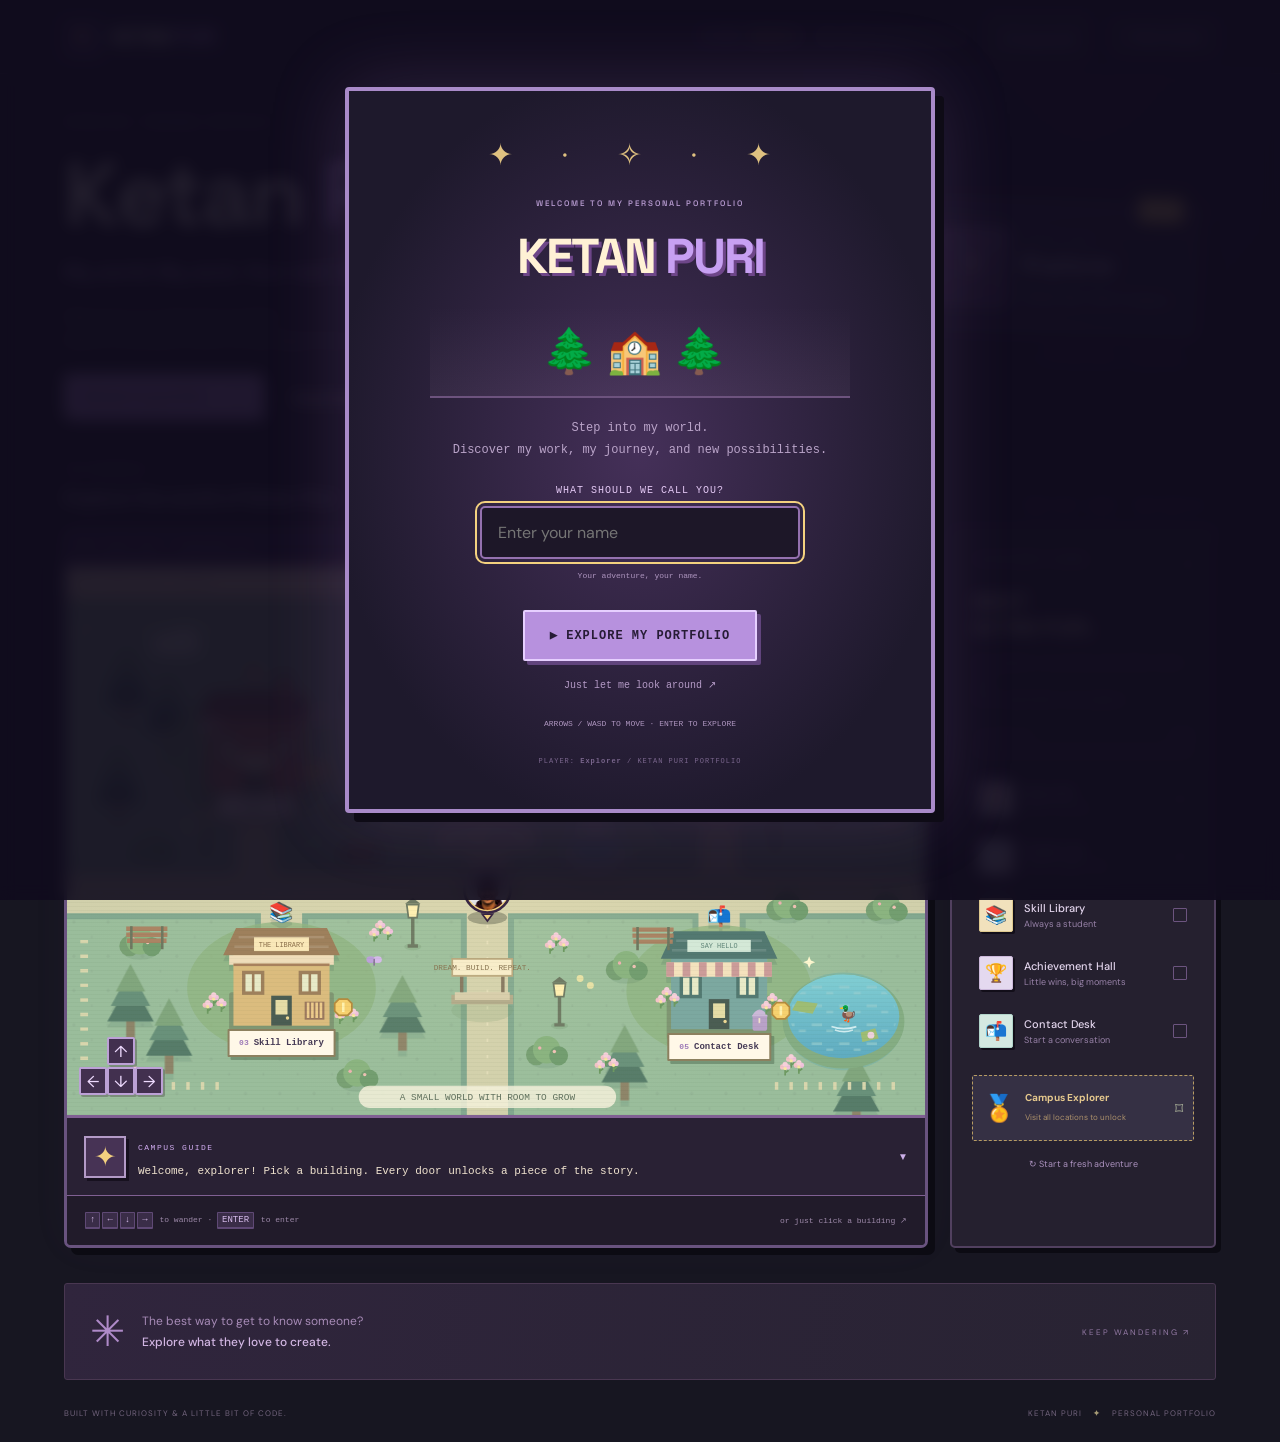
<file: index.html>
<!doctype html>
<html lang="en"><head><meta charset="UTF-8"><meta name="viewport" content="width=device-width, initial-scale=1"><title>Ketan Puri | Interactive Portfolio</title><meta name="description" content="Explore Ketan Puri’s personal portfolio: projects, learning, milestones, and ways to connect, in an interactive campus adventure."><link rel="stylesheet" href="style.css"></head>
<body><header><a class="brand" href="./"><span class="brand-icon">✦</span> KETAN <span>PURI</span></a><nav><span class="visitor-player">PLAYER: <strong data-player-name>Explorer</strong></span><span class="status"><i></i> OPEN FOR EXPLORATION</span><button id="sound" aria-pressed="false">♫ <span>Sound off</span></button><button id="help">? <span>How to play</span></button></nav></header>
<main><section class="intro"><div><div class="eyebrow">KETAN PURI · PERSONAL PORTFOLIO</div><h1>Ketan <em>Puri.</em><span class="portfolio-subtitle">My world. My work. Your next discovery.</span></h1><p>Welcome to my interactive portfolio.<br>Explore my projects, follow my learning journey, and let’s connect.</p><div class="hero-actions"><button id="explore">▶ Explore my portfolio <span>↗</span></button><a href="Ketan-Puri-CV.pdf" download style="color:inherit;padding:12px;display:inline-block">Download CV ↓</a></div></div><div class="hero-sticker" aria-hidden="true">✳<span>made of curiosity</span></div><div class="player-card"><div class="avatar player-initials" aria-label="Player initials" data-player-initials>?</div><div><small>PLAYER NAME</small><strong data-player-name>Explorer</strong><span>Curious mind · Work in progress</span></div><span class="level">LVL 01</span></div></section>
<div class="world-heading"><div><span class="eyebrow">THE OVERWORLD</span><h2>Explore the world of Ketan Puri.</h2></div><span class="world-tag">SAVE FILE: LOCAL · AUTO-SAVE ON</span></div><section class="game-layout"><div class="map-wrap"><div class="console-bar"><span><i></i> KETAN PURI / ADVENTURE.EXE</span><div><span id="xp">000 XP</span><button id="replay" aria-label="Replay introduction">MENU ☰</button></div></div><div class="map-top"><span><i></i> KETAN PURI’S CAMPUS</span><span>WORLD 01 <b>·</b> CURIOSITY CAMPUS</span></div><div class="map" tabindex="0" aria-label="Interactive campus. Use arrow keys or WASD to move, and Enter to visit the nearest building."><svg preserveAspectRatio="none" viewBox="0 0 1000 600" role="img" aria-label="A green campus with paths, trees, a pond, and five portfolio buildings"><defs><pattern id="grass" width="40" height="40" patternUnits="userSpaceOnUse"><path d="M8 12v4m-2-2h4M29 30v3" stroke="#8da98f" stroke-width="2" opacity=".45"/></pattern><pattern id="water" width="32" height="22" patternUnits="userSpaceOnUse"><path d="M4 10h12m5 7h8" stroke="#9bcfd0" stroke-width="3"/></pattern><filter id="shadow"><feDropShadow dx="0" dy="7" stdDeviation="0" flood-color="#354d4c" flood-opacity=".14"/></filter><g id="tree"><rect x="-5" y="-4" width="10" height="25" fill="#8e775e"/><path d="M-27 0L0-48 27 0z" fill="#496c60"/><path d="M-23-18L0-59 23-18z" fill="#608675"/><path d="M-17-35L0-67 17-35z" fill="#7da078"/></g></defs><rect width="1000" height="600" fill="#9dbd9e"/><rect width="1000" height="600" fill="url(#grass)"/><path d="M-20 340H1020M490 130V620M220 180V340M760 185V340M250 340V465M760 340V470" fill="none" stroke="#7fa38f" stroke-width="62"/><path d="M-20 340H1020M490 130V620M220 180V340M760 185V340M250 340V465M760 340V470" fill="none" stroke="#e2d5b2" stroke-width="48"/><path d="M-20 340H1020M490 130V620" fill="none" stroke="#f4e4c2" stroke-width="2" stroke-dasharray="4 15"/>
<ellipse cx="905" cy="490" rx="70" ry="57" fill="#80b4a6"/><ellipse cx="905" cy="485" rx="63" ry="49" fill="#71b5bf"/><ellipse cx="905" cy="485" rx="63" ry="49" fill="url(#water)"/><path d="M852 467l28 4-6 12-28-4z" fill="#91b97e"/><text x="910" y="492" font-size="22">🦆</text>
<g filter="url(#shadow)"><use href="#tree" x="70" y="120"/><use href="#tree" x="117" y="150"/><use href="#tree" x="60" y="235"/><use href="#tree" x="348" y="115"/><use href="#tree" x="900" y="135"/><use href="#tree" x="943" y="184"/><use href="#tree" x="885" y="240"/><use href="#tree" x="74" y="490"/><use href="#tree" x="119" y="530"/><use href="#tree" x="391" y="503"/><use href="#tree" x="586" y="165"/><use href="#tree" x="920" y="595"/><use href="#tree" x="650" y="561"/></g>
<g fill="#f6e6a8"><circle cx="140" cy="260" r="4"/><circle cx="152" cy="266" r="4"/><circle cx="598" cy="440" r="4"/><circle cx="610" cy="448" r="4"/><circle cx="853" cy="94" r="4"/></g><g fill="#eee5ce" stroke="#b1b594" stroke-width="3"><path d="M430 264h115v27H430z"/><path d="M442 255h91v11h-91z"/></g><text x="488" y="283" text-anchor="middle" fill="#637361" font-family="monospace" font-size="11">STAY CURIOUS</text>
<g id="landscape" aria-hidden="true"></g><g id="buildings"></g><g id="details" aria-hidden="true"></g><g id="player" transform="translate(490 353)" role="img" aria-label="Ketan Puri, your player"><defs><clipPath id="player-portrait-clip"><circle cx="0" cy="-17" r="24"/></clipPath></defs><ellipse cy="16" rx="23" ry="8" fill="#263126" opacity=".3"/><circle cy="-17" r="27" fill="#f3d17f" stroke="#392644" stroke-width="3"/><image href="ketan-puri.png" x="-30" y="-48" width="60" height="82" clip-path="url(#player-portrait-clip)" preserveAspectRatio="xMidYMid slice"/><path d="M-6 12H6L0 20Z" fill="#f3d17f" stroke="#392644" stroke-width="2"/></g><g transform="translate(340 565)"><rect width="300" height="26" rx="13" fill="#f5f1db" opacity=".85"/><text x="150" y="17" text-anchor="middle" fill="#61715e" font-family="monospace" font-size="11">A SMALL WORLD WITH ROOM TO GROW</text></g></svg><div id="building-buttons"></div><div class="map-hint" id="hint">✦ Click a building to look inside</div><div class="dpad" aria-label="Movement controls"><button data-move="up" aria-label="Move up">↑</button><div><button data-move="left" aria-label="Move left">←</button><button data-move="down" aria-label="Move down">↓</button><button data-move="right" aria-label="Move right">→</button></div></div></div><div class="game-dialogue" aria-live="polite"><span class="guide-face">✦</span><div><small>CAMPUS GUIDE</small><p id="guide-text">Welcome, explorer! Pick a building. Every door unlocks a piece of the story.</p></div><span class="dialogue-next">▼</span></div><div class="map-bottom"><span><kbd>↑</kbd><kbd>←</kbd><kbd>↓</kbd><kbd>→</kbd> to wander <span class="desktop">· <kbd>ENTER</kbd> to enter</span></span><span>or just click a building ↗</span></div></div>
<aside><div class="quest-heading"><span class="eyebrow">THE EXPLORER’S JOURNAL</span><span>✧</span></div><h2>MEET<br>KETAN PURI.</h2><p>My projects, my journey, and what comes next.<br>Pick a destination and explore.</p><div class="progress-label"><span>EXPLORATION</span><strong id="count">0 / 5</strong></div><div class="progress"><div id="progress"></div></div><div id="quests"></div><div class="badge" id="badge"><span>🏅</span><div><strong>Campus Explorer</strong><small>Visit all locations to unlock</small></div><span id="lock">⌑</span></div><button class="reset" id="reset">↻ Start a fresh adventure</button></aside></section><div class="bottom-note"><span>✳</span><p>The best way to get to know someone?<br><strong>Explore what they love to create.</strong></p><span>KEEP WANDERING ↗</span></div><footer><span>BUILT WITH CURIOSITY & A LITTLE BIT OF CODE.</span><span>KETAN PURI <b>✦</b> PERSONAL PORTFOLIO</span></footer></main>
<div id="toast" role="status"></div><dialog id="start-screen" aria-labelledby="start-title"><div class="start-stars" aria-hidden="true">✦ · ✧ · ✦</div><div class="eyebrow">WELCOME TO MY PERSONAL PORTFOLIO</div><h2 id="start-title">KETAN <span>PURI</span></h2><div class="start-scene" aria-hidden="true"><span>🌲</span><span>🏫</span><span>🌲</span></div><p>Step into my world.<br>Discover my work, my journey, and new possibilities.</p><label class="player-name-label" for="player-name-input">WHAT SHOULD WE CALL YOU?</label><input id="player-name-input" name="player-name" type="text" autocomplete="given-name" placeholder="Enter your name" minlength="1" maxlength="30" required aria-describedby="player-name-note"><small id="player-name-note">Your adventure, your name.</small><button id="start-game">▶ EXPLORE MY PORTFOLIO</button><button id="skip-intro">Just let me look around ↗</button><small>ARROWS / WASD TO MOVE · ENTER TO EXPLORE</small><span class="start-version">PLAYER: <b data-player-name>Explorer</b> / KETAN PURI PORTFOLIO</span></dialog><dialog id="modal"><button class="close" aria-label="Close dialog">×</button><div id="modal-content"></div></dialog><script src="app.js"></script></body></html>
</file>
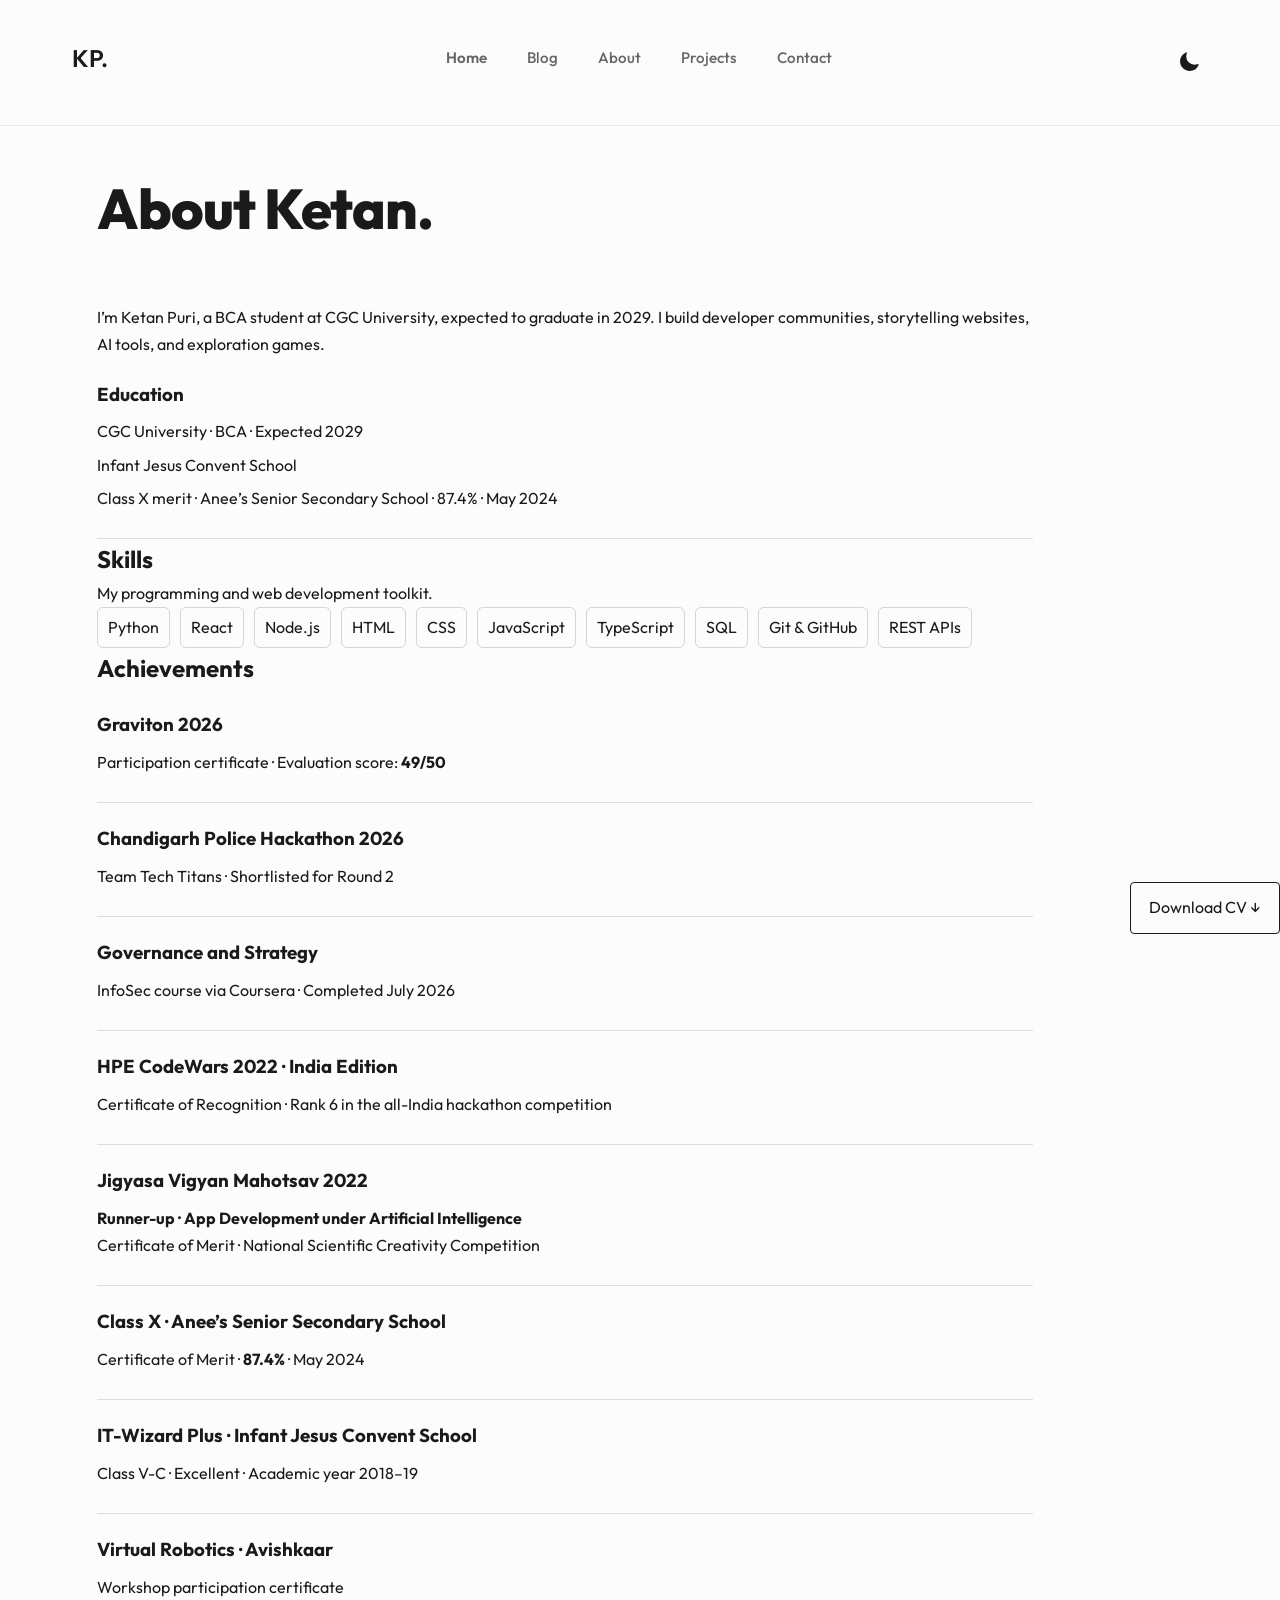
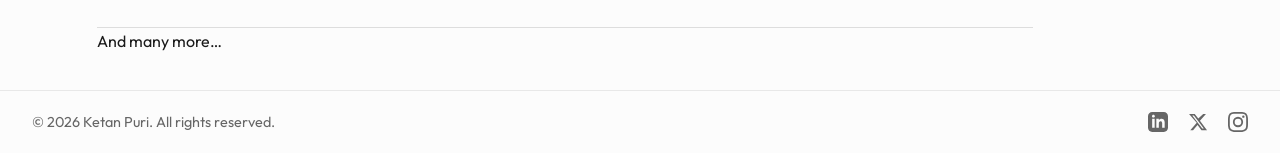
<file: about.html>
<!doctype html>
<html lang="en" data-theme="dark">
  <head>
    <meta charset="UTF-8" />
    <meta name="viewport" content="width=device-width, initial-scale=1" />
    <title>About | Ketan Puri</title>
  <link rel="icon" type="png/jpg" href="k.png">
    <!-- SEO -->
   <meta name="description" content="Learn about Ketan Puri — a full-stack developer and UX designer with a background in computer science, user experience, and product development." />
<meta name="author" content="Ketan Puri" />
<meta name="robots" content="index, follow" />

<!-- Open Graph -->
<meta property="og:title" content="About | Ketan Puri" />
<meta property="og:description" content="Learn about Ketan Puri — a full-stack developer and UX designer with a background in computer science and product development." />
<meta property="og:type" content="website" />
    
    <link rel="preconnect" href="https://fonts.googleapis.com" />
    <link rel="preconnect" href="https://fonts.gstatic.com" crossorigin />
    <link href="https://fonts.googleapis.com/css2?family=Outfit:wght@300;400;500;600;700;800&display=swap" rel="stylesheet" />

    <!-- Stylesheet -->
    <link rel="stylesheet" href="styles.css" />
  <style>.detail{padding:20px 0;border-bottom:1px solid #8884}.detail h3{margin:0 0 8px}.detail p{margin:6px 0}.chips{display:flex;flex-wrap:wrap;gap:10px}.chips span{padding:6px 10px;border:1px solid #8885;border-radius:6px}</style></head>
  <body>
    <style>

      * {
  margin: 0;
  padding: 0;
  box-sizing: border-box;
}
  body {
    margin: 0;

    display: flex;
    justify-content: center;
 
  }

  nav {
    display: flex;
    gap: 40px;
    padding: 20px 30px;
    border-bottom: 1px solid #2a2a2a;
  }

  nav a {
    position: relative;
    color: #f2f2f2;
    text-decoration: none;
    font-size: 16px;
    padding-bottom: 8px;
  }

  nav a:first-child {
    font-weight: 600;
  }

  /* The underline itself */
  nav a::after {
    content: "";
    position: absolute;
    left: 0;
    bottom: 0;
    width: 100%;
    height: 2px;
    background-color: #f2f2f2;

    /* Start fully hidden (scaled to 0 width from the left) */
    transform: scaleX(0);
    transform-origin: left;

    transition-property: transform;
    transition-duration: 0.35s;
    transition-timing-function: ease-out;
    transition-delay: 0s; /* leaving a link: underline retracts instantly, no delay */
  }

  nav a:hover::after {
    transform: scaleX(1);
    transition-delay: 0.15s; /* <-- the pause before it starts growing */
    transition-duration: 0.35s; /* <-- how long the grow animation takes */
  }

    </style>
    <nav class="navbar" id="navbar">
      <div class="nav-container">
       <a href="/index" class="nav-brand"  style: font-family: 'Space Grotesk', sans-serif; >  KP.</a>
  <div class="nav-links" id="nav-links">
           <a href="/index" class="active">Home</a>
             <a href="/blog">Blog</a>   
           <a href="/about">About</a>
          <a href="/projects">Projects</a>
          
          <a href="/contact">Contact</a>

        </div>

        <div class="nav-controls">
          <button class="theme-toggle" id="theme-toggle" aria-label="Toggle Theme">
            <svg id="theme-icon" xmlns="http://www.w3.org/2000/svg" viewBox="0 0 24 24">
              <path
                d="M12 2.25a.75.75 0 0 1 .75.75v2.25a.75.75 0 0 1-1.5 0V3a.75.75 0 0 1 .75-.75ZM7.5 12a4.5 4.5 0 1 1 9 0 4.5 4.5 0 0 1-9 0ZM18.894 6.166a.75.75 0 0 0-1.06-1.06l-1.591 1.59a.75.75 0 1 0 1.06 1.061l1.591-1.59ZM21.75 12a.75.75 0 0 1-.75.75h-2.25a.75.75 0 0 1 0-1.5H21a.75.75 0 0 1 .75.75ZM17.834 18.894a.75.75 0 0 0 1.06-1.06l-1.59-1.591a.75.75 0 1 0-1.061 1.06l1.59 1.591ZM12 18.75a.75.75 0 0 1 .75.75V21a.75.75 0 0 1-1.5 0v-1.5a.75.75 0 0 1 .75-.75ZM6.166 18.894a.75.75 0 0 1-1.06-1.06l1.59-1.591a.75.75 0 1 1 1.061 1.06l-1.59 1.591ZM2.25 12a.75.75 0 0 1 .75-.75H5.25a.75.75 0 0 1 0 1.5H3a.75.75 0 0 1-.75-.75ZM6.166 6.166a.75.75 0 0 1 1.06-1.06l1.59 1.591a.75.75 0 1 1-1.061 1.06l-1.59-1.591Z"
              />
            </svg>
          </button>

          <button class="mobile-toggle" id="mobile-toggle" aria-label="Toggle Menu">
            <svg xmlns="http://www.w3.org/2000/svg" width="24" height="24" fill="none" viewBox="0 0 24 24" stroke="currentColor" stroke-width="2">
              <path stroke-linecap="round" stroke-linejoin="round" d="M4 6h16M4 12h16m-7 6h7" />
            </svg>
          </button>
        </div>
      </div>
    </nav>


    <main class="page-main"><div class="page-container" style="max-width:1000px;margin:auto;line-height:1.7"><h1 class="page-title">About Ketan.</h1><p>I’m Ketan Puri, a BCA student at CGC University, expected to graduate in 2029. I build developer communities, storytelling websites, AI tools, and exploration games.</p><div class="detail"><h3>Education</h3><p>CGC University · BCA · Expected 2029</p><p>Infant Jesus Convent School</p><p>Class X merit · Anee’s Senior Secondary School · 87.4% · May 2024</p></div><h2>Skills</h2><p>My programming and web development toolkit.</p><div class="chips"><span>Python</span><span>React</span><span>Node.js</span><span>HTML</span><span>CSS</span><span>JavaScript</span><span>TypeScript</span><span>SQL</span><span>Git &amp; GitHub</span><span>REST APIs</span></div><h2>Achievements</h2><div class="detail"><h3>Graviton 2026</h3><p>Participation certificate · Evaluation score: <strong>49/50</strong></p></div><div class="detail"><h3>Chandigarh Police Hackathon 2026</h3><p>Team Tech Titans · Shortlisted for Round 2</p></div><div class="detail"><h3>Governance and Strategy</h3><p>InfoSec course via Coursera · Completed July 2026</p></div><div class="detail"><h3>HPE CodeWars 2022 · India Edition</h3><p>Certificate of Recognition · Rank 6 in the all-India hackathon competition</p></div><div class="detail"><h3>Jigyasa Vigyan Mahotsav 2022</h3><p><strong>Runner-up · App Development under Artificial Intelligence</strong><br>Certificate of Merit · National Scientific Creativity Competition</p></div><div class="detail"><h3>Class X · Anee’s Senior Secondary School</h3><p>Certificate of Merit · <strong>87.4%</strong> · May 2024</p></div><div class="detail"><h3>IT-Wizard Plus · Infant Jesus Convent School</h3><p>Class V-C · Excellent · Academic year 2018–19</p></div><div class="detail"><h3>Virtual Robotics · Avishkaar</h3><p>Workshop participation certificate</p></div><p>And many more…</p></div><a href="Ketan-Puri-CV.pdf" download="Ketan-Puri-CV.pdf" style="display:inline-block;padding:12px 18px;border:1px solid currentColor;border-radius:4px;color:inherit;text-decoration:none">Download CV ↓</a></main>
<footer>
      <div class="footer-left">&copy; <span id="year">2026</span> Ketan Puri. All rights reserved.</div>
      <div class="socials">
       
        <a href="https://www.linkedin.com/in/ketan-puri-a57795416/" target="_blank" rel="noopener noreferrer" aria-label="LinkedIn">
          <svg xmlns="http://www.w3.org/2000/svg" width="20" height="20" viewBox="0 0 24 24" fill="currentColor"><path d="M19 0h-14c-2.761 0-5 2.239-5 5v14c0 2.761 2.239 5 5 5h14c2.762 0 5-2.239 5-5v-14c0-2.761-2.238-5-5-5zm-11 19h-3v-11h3v11zm-1.5-12.268c-.966 0-1.75-.79-1.75-1.764s.784-1.764 1.75-1.764 1.75.79 1.75 1.764-.783 1.764-1.75 1.764zm13.5 12.268h-3v-5.604c0-3.368-4-3.113-4 0v5.604h-3v-11h3v1.765c1.396-2.586 7-2.777 7 2.476v6.759z" /></svg>
        </a>
        <a href="https://x.com/iketanpuri" target="_blank" rel="noopener noreferrer" aria-label="Twitter / X">
          <svg xmlns="http://www.w3.org/2000/svg" width="20" height="20" viewBox="0 0 24 24" fill="currentColor"><path d="M18.244 2.25h3.308l-7.227 8.26 8.502 11.24H16.17l-4.714-6.231-5.401 6.231H2.741l7.73-8.835L1.254 2.25H8.08l4.259 5.622 5.905-5.622Zm-1.161 17.52h1.833L7.084 4.126H5.117z" /></svg>
        </a>
        <a href="https://www.instagram.com/ketanpuri.work/" target="_blank" rel="noopener noreferrer" aria-label="Instagram">
          <svg xmlns="http://www.w3.org/2000/svg" width="20" height="20" viewBox="0 0 24 24" fill="currentColor">
            <path
              d="M12 2.163c3.204 0 3.584.012 4.85.07 3.252.148 4.771 1.691 4.919 4.919.058 1.265.069 1.645.069 4.849 0 3.205-.012 3.584-.069 4.849-.149 3.225-1.664 4.771-4.919 4.919-1.266.058-1.644.07-4.85.07-3.204 0-3.584-.012-4.849-.07-3.26-.149-4.771-1.699-4.919-4.92-.058-1.265-.07-1.644-.07-4.849 0-3.204.013-3.583.07-4.849.149-3.227 1.664-4.771 4.919-4.919 1.266-.057 1.645-.069 4.849-.069zM12 0C8.741 0 8.333.014 7.053.072 2.695.272.273 2.69.073 7.052.014 8.333 0 8.741 0 12c0 3.259.014 3.668.072 4.948.2 4.358 2.618 6.78 6.98 6.98C8.333 23.986 8.741 24 12 24c3.259 0 3.668-.014 4.948-.072 4.354-.2 6.782-2.618 6.979-6.98.059-1.28.073-1.689.073-4.948 0-3.259-.014-3.667-.072-4.947-.196-4.354-2.617-6.78-6.979-6.98C15.668.014 15.259 0 12 0zm0 5.838a6.162 6.162 0 1 0 0 12.324 6.162 6.162 0 0 0 0-12.324zM12 16a4 4 0 1 1 0-8 4 4 0 0 1 0 8zm6.406-11.845a1.44 1.44 0 1 0 0 2.881 1.44 1.44 0 0 0 0-2.881z"
            />
          </svg>
        </a>
      </div>
    </footer>

       <script src="scripts.js"></script>
  </body>
</html>
</file>
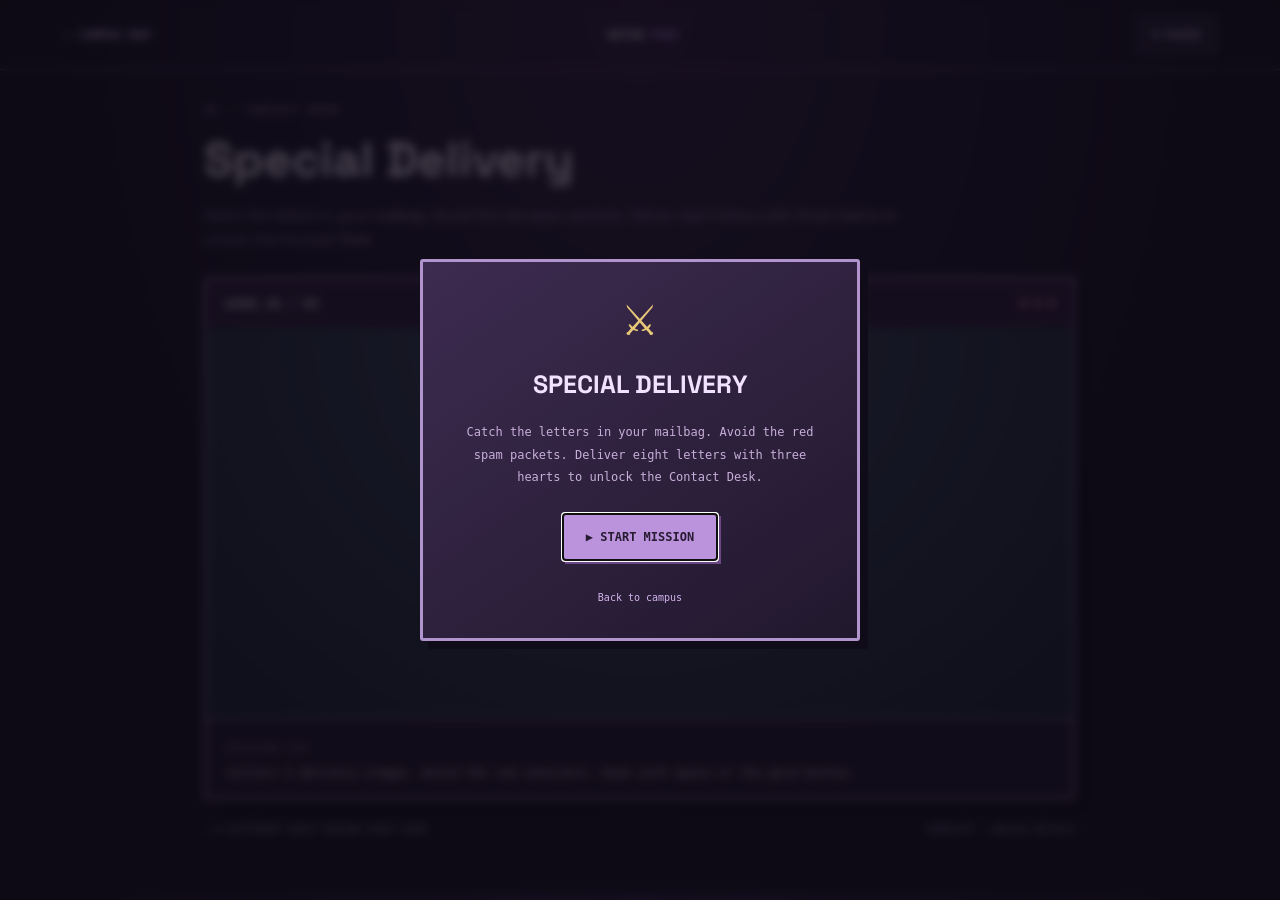
<file: adventure.html>
<!doctype html><html lang="en"><head><script>if(new URLSearchParams(location.search).get('world')==='projects'){location.replace('projects.html'+location.hash)}</script><meta charset="utf-8"><meta name="viewport" content="width=device-width,initial-scale=1"><title>Ketan Puri — Adventure</title><link rel="stylesheet" href="adventure.css"></head><body><header><a href="./">← CAMPUS MAP</a><span>KETAN <span class="accent">PURI</span></span><button id="pause">Ⅱ PAUSE</button></header><main><div class="chapter" id="chapter"></div><h1 id="title"></h1><p id="description"></p><section class="console"><div class="hud"><span id="level">LEVEL 01 / 03</span><span id="coins">◆ 0 / 5</span><span id="health">♥ ♥ ♥</span></div><canvas id="game" width="800" height="480" tabindex="0" aria-label="Adventure game. Move with arrows or WASD. Collect gold coins and reach the glowing exit while avoiding enemies."></canvas><div class="mission"><span>MISSION LOG</span><p id="mission"></p></div><div class="controls"><div class="pad"><button data-dir="up" aria-label="Move up">↑</button><button data-dir="left" aria-label="Move left">←</button><button data-dir="down" aria-label="Move down">↓</button><button data-dir="right" aria-label="Move right">→</button></div><div class="control-note">HOLD TO MOVE<br><span>Arrows / WASD on keyboard</span></div><button id="dash">DASH<br><small>SPACE</small></button></div></section><div class="legend"><span>◆ Collect all coins</span><span>✹ Avoid the sentinels</span><span>▣ Reach the exit</span></div><section id="reward" hidden><h2>📬 Contact Desk unlocked!</h2><p>Your delivery made it. Start your next real-world adventure with Ketan.</p><a href="mailto:ketanpuri.work@gmail.com">Email Ketan ↗</a><a href="https://wa.me/916284292969" target="_blank" rel="noopener noreferrer">WhatsApp Ketan ↗</a></section></main><dialog id="overlay"><div id="overlay-icon">⚔</div><h2 id="overlay-title">YOUR QUEST AWAITS</h2><p id="overlay-text"></p><button id="go">▶ START MISSION</button><a href="./">Back to campus</a></dialog><script src="adventure.js"></script><script src="challenges.js"></script></body></html>
</file>
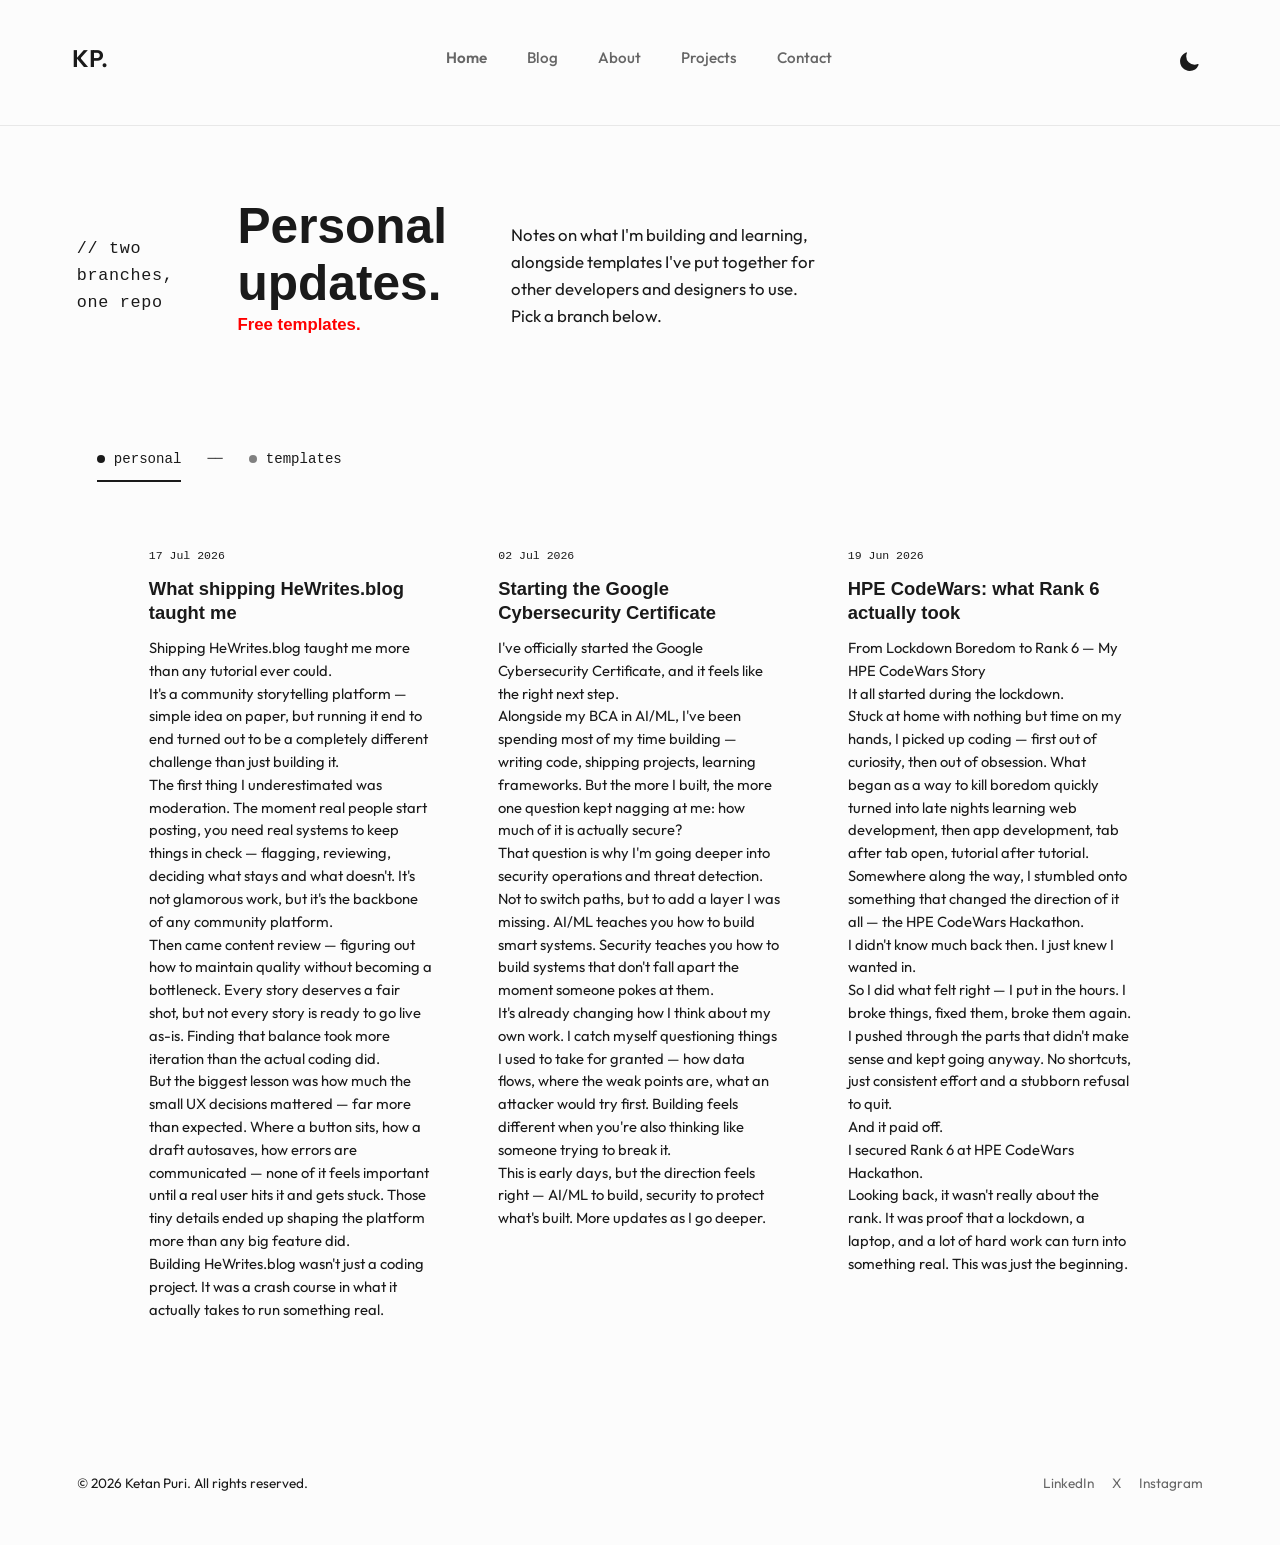
<file: blog.html>
<!DOCTYPE html>
<html lang="en">
<head>
<meta charset="UTF-8">
<meta name="viewport" content="width=device-width, initial-scale=1">
<title>Blog | Ketan Puri</title>
  <link rel="icon" type="png/jpg" href="k.png">
<meta name="author" content="Ketan Puri">
<meta name="description" content="Personal updates and free templates from Ketan Puri — full-stack developer and UX designer.">
<meta property="og:title" content="Blog | Ketan Puri">
<meta property="og:description" content="Personal updates and free templates from Ketan Puri — full-stack developer and UX designer.">
<meta property="og:type" content="website">
<meta name="robots" content="index, follow">


    <!-- Fonts -->
    <link rel="preconnect" href="https://fonts.googleapis.com" />
    <link rel="preconnect" href="https://fonts.gstatic.com" crossorigin />
    <link href="https://fonts.googleapis.com/css2?family=Outfit:wght@300;400;500;600;700;800&display=swap" rel="stylesheet" />

<link rel="stylesheet" href="styles.css">
<style>
 

  *{ box-sizing: border-box; }
  html{ scroll-behavior: smooth; }

  body{
    margin:0;
   
  

    -webkit-font-smoothing: antialiased;
  }

  a{ color: inherit; text-decoration: none; }

  /* ---------- NAV (matches site header pattern) ---------- */
  header.site-nav{
    display:flex;
    align-items:center;
    justify-content:space-between;
    padding: 22px 6vw;
    border-bottom: 1px solid var(--border);
    position: sticky;
    top:0;
    background: rgba(11,14,20,0.85);
    backdrop-filter: blur(10px);
    z-index: 50;
  }
  .logo{
    font-family:'Space Grotesk', sans-serif;
    font-weight:700;
    font-size: 1.15rem;
    letter-spacing: 0.02em;
  }
  nav.links{ display:flex; gap: 28px; }
  nav.links a{
    font-size: 0.92rem;
    color: var(--muted);
    transition: color .15s ease;
  }
  nav.links a:hover, nav.links a.active{ color: var(--text); }
  nav.links a:focus-visible, .tab:focus-visible, .card a:focus-visible{
    outline: 2px solid var(--branch-personal);
    outline-offset: 3px;
  }

  /* ---------- HERO ---------- */
  .hero{
    padding: 72px 6vw 40px;
    max-width: 900px;
  }
  .eyebrow{
    font-family:'IBM Plex Mono', monospace;
    font-size: 0.78rem;
    color: var(--muted);
    letter-spacing: 0.04em;
    margin: 0 0 14px;
  }
  .eyebrow::before{ content: "// "; color: var(--branch-personal); }
  h1{
    font-family:'Space Grotesk', sans-serif;
    font-size: clamp(2rem, 4.5vw, 3.1rem);
    font-weight: 700;
    line-height: 1.15;
    margin: 0 0 16px;
  }
  .hero p{
    color: var(--muted);
    font-size: 1.05rem;
    line-height: 1.6;
    max-width: 60ch;
    margin: 0;
  }

  /* ---------- BRANCH SWITCHER (signature element) ---------- */
  .branch-switch{
    display:flex;
    align-items:center;
    gap: 0;
    margin: 44px 6vw 0;
    max-width: 900px;
    position: relative;
  }
  .branch-switch::before{
    content:"";
    position:absolute;
    left: 0; right:0; bottom: 0;
    height: 1px;
    background: var(--border);
  }
  .tab{
    font-family:'IBM Plex Mono', monospace;
    font-size: 0.88rem;
    background: none;
    border: none;
    color: var(--muted);
    padding: 12px 20px 14px;
    cursor: pointer;
    display:flex;
    align-items:center;
    gap: 9px;
    position: relative;
    transition: color .15s ease;
  }
  .tab .dot{
    width: 8px; height:8px; border-radius:50%;
    background: currentColor;
    opacity: .55;
  }
  .tab[data-branch="personal"]{ color: var(--muted); }
  .tab[data-branch="templates"]{ color: var(--muted); }
  .tab.active[data-branch="personal"]{ color: var(--branch-personal); }
  .tab.active[data-branch="templates"]{ color: var(--branch-templates); }
  .tab.active .dot{ opacity: 1; }
  .tab.active::after{
    content:"";
    position:absolute;
    left: 20px; right: 20px; bottom: -1px;
    height: 2px;
    background: currentColor;
  }
  .tab:hover{ color: var(--text); }
  .tab.active:hover{ color: currentColor; }
  .branch-connector{
    font-family:'IBM Plex Mono', monospace;
    color: var(--border);
    font-size: 0.8rem;
    padding: 0 6px;
    user-select: none;
  }

  /* ---------- CONTENT GRID ---------- */
  main{
    padding: 44px 6vw 100px;
    max-width: 1180px;
    margin: 0 auto;
  }
  .grid{
    display: grid;
    grid-template-columns: repeat(auto-fill, minmax(300px, 1fr));
    gap: 22px;
  }
  .grid[hidden]{ display:none; }

  .card{
    background: var(--surface);
    border: 1px solid var(--border);
    border-radius: var(--radius);
    padding: 22px;
    display:flex;
    flex-direction: column;
    gap: 12px;
    transition: border-color .15s ease, transform .15s ease;
  }
  .card:hover{ border-color: var(--branch-active, var(--branch-personal)); transform: translateY(-2px); }
  #grid-personal .card:hover{ --branch-active: var(--branch-personal); }
  #grid-templates .card:hover{ --branch-active: var(--branch-templates); }

  .card .meta{
    font-family:'IBM Plex Mono', monospace;
    font-size: 0.72rem;
    color: var(--muted);
  }
  .card h3{
    font-family:'Space Grotesk', sans-serif;
    font-size: 1.15rem;
    margin: 0;
    line-height: 1.3;
  }
  .card p.desc{
    color: var(--muted);
    font-size: 0.92rem;
    line-height: 1.55;
    margin: 0;
    flex-grow: 1;
  }
  .tags{ display:flex; flex-wrap:wrap; gap:6px; }
  .tag{
    font-family:'IBM Plex Mono', monospace;
    font-size: 0.68rem;
    color: var(--muted);
    border: 1px solid var(--border);
    border-radius: 5px;
    padding: 3px 8px;
  }
  .card-links{ display:flex; gap: 18px; margin-top: 4px; }
  .card-links a{
    font-size: 0.85rem;
    font-weight: 600;
    border-bottom: 1px solid currentColor;
    padding-bottom: 1px;
  }
  #grid-personal .card-links a{ color: var(--branch-personal); }
  #grid-templates .card-links a{ color: var(--branch-templates); }

  .empty-state{
    grid-column: 1 / -1;
    color: var(--muted);
    font-size: 0.95rem;
    padding: 30px 0;
  }

  footer{
    padding: 30px 6vw 50px;
    border-top: 1px solid var(--border);
    display:flex;
    justify-content: space-between;
    align-items:center;
    flex-wrap: wrap;
    gap: 12px;
    color: var(--muted);
    font-size: 0.85rem;
  }
  footer .socials{ display:flex; gap: 18px; }
  footer .socials a:hover{ color: var(--text); }

  @media (prefers-reduced-motion: reduce){
    *{ transition: none !important; }
  }

  @media (max-width: 640px){
    header.site-nav{ padding: 18px 5vw; }
    nav.links{ gap: 16px; flex-wrap: wrap; }
    .hero, .branch-switch, main, footer{ padding-left: 5vw; padding-right: 5vw; }
  }
</style>
</head>
<body>
    <nav class="navbar" id="navbar">
      <div class="nav-container">
       <a href="/index" class="nav-brand"  style: font-family: 'Space Grotesk', sans-serif; >  KP.</a>
  <div class="nav-links" id="nav-links">
           <a href="/index" class="active">Home</a>
             <a href="/blog">Blog</a>   
           <a href="/about">About</a>
          <a href="/projects">Projects</a>
          
          <a href="/contact">Contact</a>

        </div>

        <div class="nav-controls">
          <button class="theme-toggle" id="theme-toggle" aria-label="Toggle Theme">
            <svg id="theme-icon" xmlns="http://www.w3.org/2000/svg" viewBox="0 0 24 24">
              <path
                d="M12 2.25a.75.75 0 0 1 .75.75v2.25a.75.75 0 0 1-1.5 0V3a.75.75 0 0 1 .75-.75ZM7.5 12a4.5 4.5 0 1 1 9 0 4.5 4.5 0 0 1-9 0ZM18.894 6.166a.75.75 0 0 0-1.06-1.06l-1.591 1.59a.75.75 0 1 0 1.06 1.061l1.591-1.59ZM21.75 12a.75.75 0 0 1-.75.75h-2.25a.75.75 0 0 1 0-1.5H21a.75.75 0 0 1 .75.75ZM17.834 18.894a.75.75 0 0 0 1.06-1.06l-1.59-1.591a.75.75 0 1 0-1.061 1.06l1.59 1.591ZM12 18.75a.75.75 0 0 1 .75.75V21a.75.75 0 0 1-1.5 0v-1.5a.75.75 0 0 1 .75-.75ZM6.166 18.894a.75.75 0 0 1-1.06-1.06l1.59-1.591a.75.75 0 1 1 1.061 1.06l-1.59 1.591ZM2.25 12a.75.75 0 0 1 .75-.75H5.25a.75.75 0 0 1 0 1.5H3a.75.75 0 0 1-.75-.75ZM6.166 6.166a.75.75 0 0 1 1.06-1.06l1.59 1.591a.75.75 0 1 1-1.061 1.06l-1.59-1.591Z"
              />
            </svg>
          </button>

          <button class="mobile-toggle" id="mobile-toggle" aria-label="Toggle Menu">
            <svg xmlns="http://www.w3.org/2000/svg" width="24" height="24" fill="none" viewBox="0 0 24 24" stroke="currentColor" stroke-width="2">
              <path stroke-linecap="round" stroke-linejoin="round" d="M4 6h16M4 12h16m-7 6h7" />
            </svg>
          </button>
        </div>
      </div>
    </nav>
<section class="hero">
  <p class="eyebrow">two branches, one repo</p>
  <h1>Personal updates. <br><p style="color: red;">Free templates.</p></h1>
  <p>Notes on what I'm building and learning, alongside templates I've put together for other developers and designers to use. Pick a branch below.</p>
</section>

<!-- BRANCH SWITCHER: the two "connections" the user asked for -->
<div class="branch-switch" role="tablist" aria-label="Blog sections">
  <button class="tab active" data-branch="personal" role="tab" aria-selected="true" aria-controls="grid-personal">
    <span class="dot"></span> personal
  </button>
  <span class="branch-connector">──</span>
  <button class="tab" data-branch="templates" role="tab" aria-selected="false" aria-controls="grid-templates">
    <span class="dot"></span> templates
  </button>
</div>

<main>
  <!-- PERSONAL BLOG GRID -->
  <div class="grid" id="grid-personal">

    <article class="card">
      <span class="meta">17 Jul 2026</span>
      <h3>What shipping HeWrites.blog taught me</h3>
      <p class="desc">Shipping HeWrites.blog taught me more than any tutorial ever could.<br>

It's a community storytelling platform — simple idea on paper, but running it end to end turned out to be a completely different challenge than just building it.<br>

The first thing I underestimated was moderation. The moment real people start posting, you need real systems to keep things in check — flagging, reviewing, deciding what stays and what doesn't. It's not glamorous work, but it's the backbone of any community platform.<br>

Then came content review — figuring out how to maintain quality without becoming a bottleneck. Every story deserves a fair shot, but not every story is ready to go live as-is. Finding that balance took more iteration than the actual coding did.<br>

But the biggest lesson was how much the small UX decisions mattered — far more than expected. Where a button sits, how a draft autosaves, how errors are communicated — none of it feels important until a real user hits it and gets stuck. Those tiny details ended up shaping the platform more than any big feature did.<br>

Building HeWrites.blog wasn't just a coding project. It was a crash course in what it actually takes to run something real.<br></p>
    
    </article>

    <article class="card">
      <span class="meta">02 Jul 2026</span>
      <h3>Starting the Google Cybersecurity Certificate</h3>
      <p class="desc"> I've officially started the Google Cybersecurity Certificate, and it feels like the right next step.<br>

Alongside my BCA in AI/ML, I've been spending most of my time building — writing code, shipping projects, learning frameworks. But the more I built, the more one question kept nagging at me: how much of it is actually secure?<br>

That question is why I'm going deeper into security operations and threat detection. Not to switch paths, but to add a layer I was missing. AI/ML teaches you how to build smart systems. Security teaches you how to build systems that don't fall apart the moment someone pokes at them.<br>

It's already changing how I think about my own work. I catch myself questioning things I used to take for granted — how data flows, where the weak points are, what an attacker would try first. Building feels different when you're also thinking like someone trying to break it.<br>

This is early days, but the direction feels right — AI/ML to build, security to protect what's built. More updates as I go deeper.<br> </p>
     
    </article>

    <article class="card">
      <span class="meta">19 Jun 2026</span>
      <h3>HPE CodeWars: what Rank 6 actually took</h3>
      <p class="desc">From Lockdown Boredom to Rank 6 — My HPE CodeWars Story<br>

It all started during the lockdown.<br>

Stuck at home with nothing but time on my hands, I picked up coding — first out of curiosity, then out of obsession. What began as a way to kill boredom quickly turned into late nights learning web development, then app development, tab after tab open, tutorial after tutorial.<br>

Somewhere along the way, I stumbled onto something that changed the direction of it all — the HPE CodeWars Hackathon.<br>

I didn't know much back then. I just knew I wanted in.<br>

So I did what felt right — I put in the hours. I broke things, fixed them, broke them again. I pushed through the parts that didn't make sense and kept going anyway. No shortcuts, just consistent effort and a stubborn refusal to quit.<br>

And it paid off.<br>

I secured Rank 6 at HPE CodeWars Hackathon.<br>

Looking back, it wasn't really about the rank. It was proof that a lockdown, a laptop, and a lot of hard work can turn into something real. This was just the beginning.<br></p>
      
    </article>

    <!--
      ADD MORE PERSONAL POSTS HERE — copy one <article class="card">...</article> block
      and edit the date, title, description, and href.
    -->

  </div>

  <!-- TEMPLATES GRID -->
  <div class="grid" id="grid-templates" hidden>

    <article class="card">
      <span class="meta">Web template</span>
      <h3>Portfolio Starter Kit</h3>
      <p class="desc"> Updating Soon </p>
      <div class="tags">
        <span class="tag">HTML</span><span class="tag">CSS</span><span class="tag">JS</span>
      </div>
      <div class="card-links">
        <a href="#">View demo →</a>
        <a href="#">Download →</a>
      </div>
    </article>

    <article class="card">
      <span class="meta">Web template</span>
      <h3>Blog Layout Template</h3>
      <p class="desc"> Updating Soon </p>
      <div class="tags">
        <span class="tag">HTML</span><span class="tag">CSS</span>
      </div>
      <div class="card-links">
        <a href="#">View demo →</a>
        <a href="#">Download →</a>
      </div>
    </article>

    <article class="card">
      <span class="meta">UI kit</span>
      <h3>Contact & Form Components</h3>
      <p class="desc"> Updating Soon </p>
      <div class="tags">
        <span class="tag">HTML</span><span class="tag">CSS</span><span class="tag">JS</span>
      </div>
      <div class="card-links">
        <a href="#">View demo →</a>
        <a href="#">Download →</a>
      </div>
    </article>

    <!--
      ADD MORE TEMPLATES HERE — copy one <article class="card">...</article> block
      and edit the meta label, title, description, tags, and links.
    -->

  </div>

  <p class="empty-state" hidden>Nothing here yet — check back soon.</p>
</main>

<footer>
  <span>© 2026 Ketan Puri. All rights reserved.</span>
  <div class="socials">
    <a href="https://www.linkedin.com/in/ketan-puri-a57795416/">LinkedIn</a>
    <a href="https://x.com/iketanpuri">X</a>
    <a href="https://instagram.com/iketanpuri/">Instagram</a>
  </div>
</footer>

<script>
  const tabs = document.querySelectorAll('.tab');
  const grids = {
    personal: document.getElementById('grid-personal'),
    templates: document.getElementById('grid-templates')
  };

  tabs.forEach(tab => {
    tab.addEventListener('click', () => {
      const branch = tab.getAttribute('data-branch');

      tabs.forEach(t => {
        t.classList.remove('active');
        t.setAttribute('aria-selected', 'false');
      });
      tab.classList.add('active');
      tab.setAttribute('aria-selected', 'true');

      Object.entries(grids).forEach(([key, grid]) => {
        grid.hidden = key !== branch;
      });
    });
  });
</script>
<script src="/scripts.js"></script>
</body>
</html>
</file>
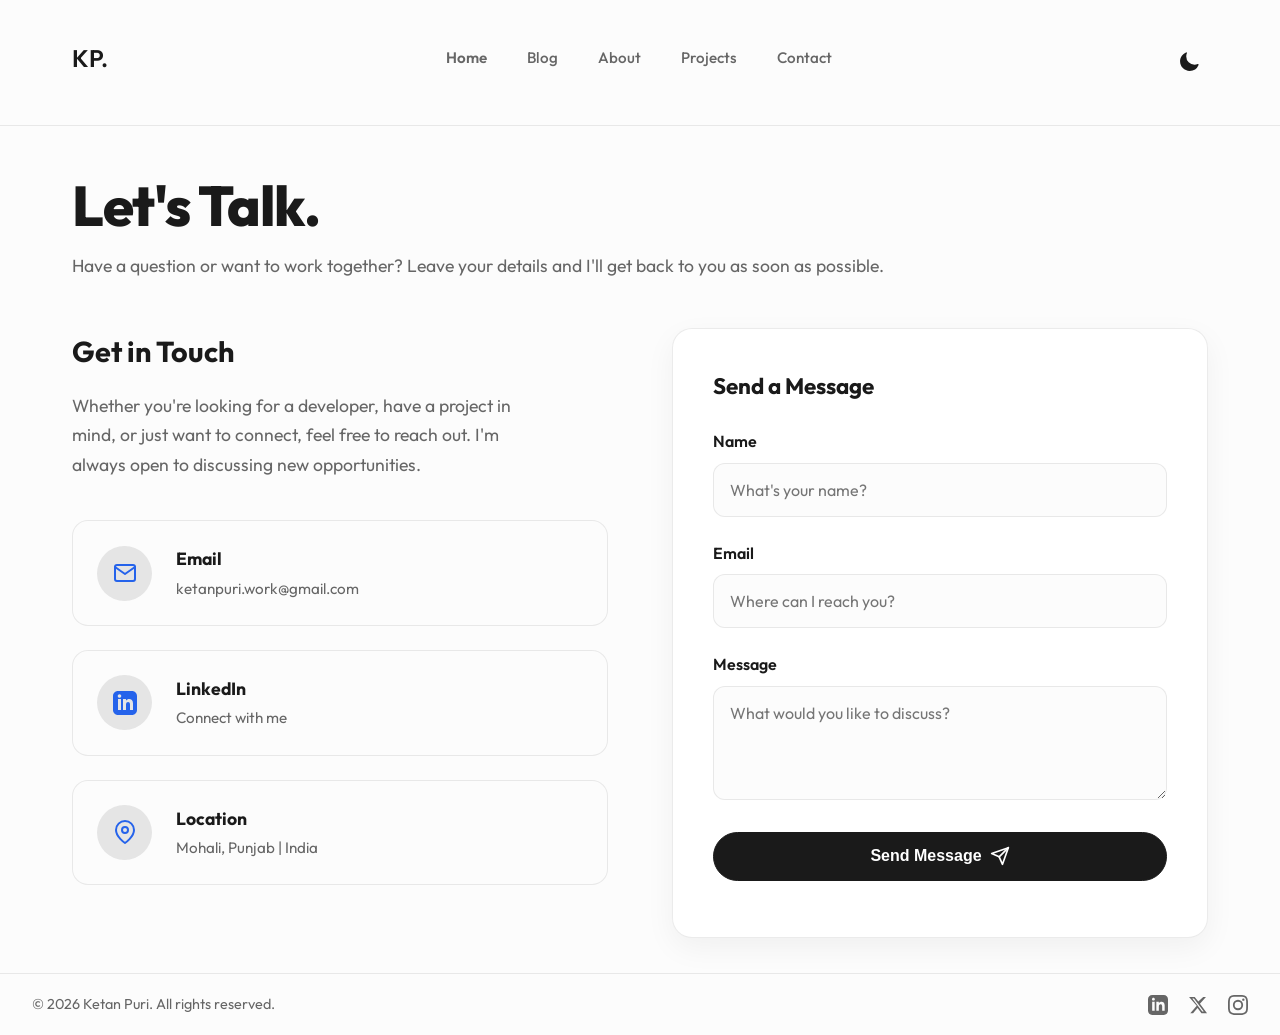
<file: contact.html>
<!doctype html>
<html lang="en" data-theme="dark">
  <head>
    <meta charset="UTF-8" />
    <meta name="viewport" content="width=device-width, initial-scale=1" />
    <title>Contact | Ketan Puri</title>
  <link rel="icon" type="png/jpg" href="k.png">
    <!-- SEO -->
   <meta name="description" content="Learn about Ketan Puri — a full-stack developer and UX designer with a background in computer science, user experience, and product development." />
    <meta name="author" content="Ketan Puri" />
    <meta name="robots" content="index, follow" />

    <!-- Open Graph -->
    <meta property="og:title" content="Contact | Ketan Puri" />
    <meta property="og:description" content="Get in touch with Ketan Puri — full-stack developer and UX designer open to freelance work, collaborations, and full-time opportunities." />
    <meta property="og:type" content="website" />
    <!-- Fonts -->
    <link rel="preconnect" href="https://fonts.googleapis.com" />
    <link rel="preconnect" href="https://fonts.gstatic.com" crossorigin />
    <link href="https://fonts.googleapis.com/css2?family=Outfit:wght@300;400;500;600;700;800&display=swap" rel="stylesheet" />

    <!-- Stylesheet -->
    <link rel="stylesheet" href="styles.css" />
  </head>
  <body>
      <style>

      * {
  margin: 0;
  padding: 0;
  box-sizing: border-box;
}
  body {
    margin: 0;

    display: flex;
    justify-content: center;
 
  }

  nav {
    display: flex;
    gap: 40px;
    padding: 20px 30px;
    border-bottom: 1px solid #2a2a2a;
  }

  nav a {
    position: relative;
    color: #f2f2f2;
    text-decoration: none;
    font-size: 16px;
    padding-bottom: 8px;
  }

  nav a:first-child {
    font-weight: 600;
  }

  /* The underline itself */
  nav a::after {
    content: "";
    position: absolute;
    left: 0;
    bottom: 0;
    width: 100%;
    height: 2px;
    background-color: #f2f2f2;

    /* Start fully hidden (scaled to 0 width from the left) */
    transform: scaleX(0);
    transform-origin: left;

    transition-property: transform;
    transition-duration: 0.35s;
    transition-timing-function: ease-out;
    transition-delay: 0s; /* leaving a link: underline retracts instantly, no delay */
  }

  nav a:hover::after {
    transform: scaleX(1);
    transition-delay: 0.15s; /* <-- the pause before it starts growing */
    transition-duration: 0.35s; /* <-- how long the grow animation takes */
  }

    </style>
    <nav class="navbar" id="navbar">
      <div class="nav-container">
       <a href="/index" class="nav-brand"  style: font-family: 'Space Grotesk', sans-serif; >  KP.</a>
  <div class="nav-links" id="nav-links">
           <a href="/index" class="active">Home</a>
             <a href="/blog">Blog</a>   
           <a href="/about">About</a>
          <a href="/projects">Projects</a>
          
          <a href="/contact">Contact</a>

        </div>

        <div class="nav-controls">
          <button class="theme-toggle" id="theme-toggle" aria-label="Toggle Theme">
            <svg id="theme-icon" xmlns="http://www.w3.org/2000/svg" viewBox="0 0 24 24">
              <path
                d="M12 2.25a.75.75 0 0 1 .75.75v2.25a.75.75 0 0 1-1.5 0V3a.75.75 0 0 1 .75-.75ZM7.5 12a4.5 4.5 0 1 1 9 0 4.5 4.5 0 0 1-9 0ZM18.894 6.166a.75.75 0 0 0-1.06-1.06l-1.591 1.59a.75.75 0 1 0 1.06 1.061l1.591-1.59ZM21.75 12a.75.75 0 0 1-.75.75h-2.25a.75.75 0 0 1 0-1.5H21a.75.75 0 0 1 .75.75ZM17.834 18.894a.75.75 0 0 0 1.06-1.06l-1.59-1.591a.75.75 0 1 0-1.061 1.06l1.59 1.591ZM12 18.75a.75.75 0 0 1 .75.75V21a.75.75 0 0 1-1.5 0v-1.5a.75.75 0 0 1 .75-.75ZM6.166 18.894a.75.75 0 0 1-1.06-1.06l1.59-1.591a.75.75 0 1 1 1.061 1.06l-1.59 1.591ZM2.25 12a.75.75 0 0 1 .75-.75H5.25a.75.75 0 0 1 0 1.5H3a.75.75 0 0 1-.75-.75ZM6.166 6.166a.75.75 0 0 1 1.06-1.06l1.59 1.591a.75.75 0 1 1-1.061 1.06l-1.59-1.591Z"
              />
            </svg>
          </button>

          <button class="mobile-toggle" id="mobile-toggle" aria-label="Toggle Menu">
            <svg xmlns="http://www.w3.org/2000/svg" width="24" height="24" fill="none" viewBox="0 0 24 24" stroke="currentColor" stroke-width="2">
              <path stroke-linecap="round" stroke-linejoin="round" d="M4 6h16M4 12h16m-7 6h7" />
            </svg>
          </button>
        </div>
      </div>
    </nav>

    </nav>

    <main class="page-main contact-page">
      <div class="page-container">
        <h1 class="page-title">Let's Talk.</h1>

        <p class="section-text">Have a question or want to work together? Leave your details and I'll get back to you as soon as possible.</p>

        <div class="contact-grid">
          <!-- Contact Info -->
          <div class="contact-info">
            <h2 class="section-heading">Get in Touch</h2>
            <p class="section-text" style="margin-bottom: 2.5rem; max-width: 90%">Whether you're looking for a developer, have a project in mind, or just want to connect, feel free to reach out. I'm always open to discussing new opportunities.</p>

            <div class="info-items">
              <!-- TODO: Replace with your actual email address -->
              <a href="mailto:ketanpuri.work@gmail.com" class="info-item text-link-card">
                <div class="info-icon">
                  <svg xmlns="http://www.w3.org/2000/svg" width="24" height="24" viewBox="0 0 24 24" fill="none" stroke="currentColor" stroke-width="2" stroke-linecap="round" stroke-linejoin="round">
                    <path d="M4 4h16c1.1 0 2 .9 2 2v12c0 1.1-.9 2-2 2H4c-1.1 0-2-.9-2-2V6c0-1.1.9-2 2-2z"></path>
                    <polyline points="22,6 12,13 2,6"></polyline>
                  </svg>
                </div>
                <div class="info-details">
                  <h3>Email</h3>
                  <p>ketanpuri.work@gmail.com</p>
                </div>
              </a>

                     <a href="https://www.linkedin.com/in/ketan-puri-a57795416/" target="_blank" rel="noopener noreferrer" class="info-item text-link-card">
                <div class="info-icon">
                  <svg xmlns="http://www.w3.org/2000/svg" width="24" height="24" viewBox="0 0 24 24" fill="currentColor" stroke="none"><path d="M19 0h-14c-2.761 0-5 2.239-5 5v14c0 2.761 2.239 5 5 5h14c2.762 0 5-2.239 5-5v-14c0-2.761-2.238-5-5-5zm-11 19h-3v-11h3v11zm-1.5-12.268c-.966 0-1.75-.79-1.75-1.764s.784-1.764 1.75-1.764 1.75.79 1.75 1.764-.783 1.764-1.75 1.764zm13.5 12.268h-3v-5.604c0-3.368-4-3.113-4 0v5.604h-3v-11h3v1.765c1.396-2.586 7-2.777 7 2.476v6.759z" /></svg>
                </div>
                <div class="info-details">
                  <h3>LinkedIn</h3>
                  <p>Connect with me</p>
                </div>
              </a>

              <!-- TODO: Replace with your actual location -->
              <div class="info-item text-link-card" style="cursor: default">
                <div class="info-icon">
                  <svg xmlns="http://www.w3.org/2000/svg" width="24" height="24" viewBox="0 0 24 24" fill="none" stroke="currentColor" stroke-width="2" stroke-linecap="round" stroke-linejoin="round">
                    <path d="M21 10c0 7-9 13-9 13s-9-6-9-13a9 9 0 0 1 18 0z"></path>
                    <circle cx="12" cy="10" r="3"></circle>
                  </svg>
                </div>
                <div class="info-details">
                  <h3>Location</h3>
                  <p>Mohali, Punjab | India </p>
                </div>
              </div>
            </div>
          </div>
<form
  action="https://formspree.io/f/mykaqgna"
  method="POST"
>

          <!-- Contact Form -->
          <div class="contact-card">
            <form id="contactForm" class="contact-form" novalidate>
              <h3 style="font-size: 1.4rem; font-weight: 700; margin-bottom: 1.5rem; color: var(--text-main)">Send a Message</h3>

              <div class="form-group">
                <label for="name">Name</label>
                <input type="text" id="name" name="name" class="form-control" placeholder="What's your name?" required />
              </div>

              <div class="form-group">
                <label for="email">Email</label>
                <input type="email" id="email" name="email" class="form-control" placeholder="Where can I reach you?" required />
              </div>

              <div class="form-group">
                <label for="message">Message</label>
                <textarea id="message" name="message" class="form-control" placeholder="What would you like to discuss?" rows="4" required></textarea>
              </div>

              <button type="submit" class="btn-primary w-100" id="submitBtn">
                <span>Send Message</span>
                <svg xmlns="http://www.w3.org/2000/svg" width="20" height="20" viewBox="0 0 24 24" fill="none" stroke="currentColor" stroke-width="2" stroke-linecap="round" stroke-linejoin="round">
                  <line x1="22" y1="2" x2="11" y2="13"></line>
                  <polygon points="22 2 15 22 11 13 2 9 22 2"></polygon>
                </svg>
              </button>

              <div id="formStatus" class="form-status"></div>
            </form>
            </div>
          </div>
        </div>
      </div>
    </main>

    <footer>
      <div class="footer-left">&copy; <span id="year">2026</span> Ketan Puri. All rights reserved.</div>
      <div class="socials">
       
        <a href="https://www.linkedin.com/in/ketan-puri-a57795416/" target="_blank" rel="noopener noreferrer" aria-label="LinkedIn">
          <svg xmlns="http://www.w3.org/2000/svg" width="20" height="20" viewBox="0 0 24 24" fill="currentColor"><path d="M19 0h-14c-2.761 0-5 2.239-5 5v14c0 2.761 2.239 5 5 5h14c2.762 0 5-2.239 5-5v-14c0-2.761-2.238-5-5-5zm-11 19h-3v-11h3v11zm-1.5-12.268c-.966 0-1.75-.79-1.75-1.764s.784-1.764 1.75-1.764 1.75.79 1.75 1.764-.783 1.764-1.75 1.764zm13.5 12.268h-3v-5.604c0-3.368-4-3.113-4 0v5.604h-3v-11h3v1.765c1.396-2.586 7-2.777 7 2.476v6.759z" /></svg>
        </a>
        <a href="https://x.com/iketanpuri" target="_blank" rel="noopener noreferrer" aria-label="Twitter / X">
          <svg xmlns="http://www.w3.org/2000/svg" width="20" height="20" viewBox="0 0 24 24" fill="currentColor"><path d="M18.244 2.25h3.308l-7.227 8.26 8.502 11.24H16.17l-4.714-6.231-5.401 6.231H2.741l7.73-8.835L1.254 2.25H8.08l4.259 5.622 5.905-5.622Zm-1.161 17.52h1.833L7.084 4.126H5.117z" /></svg>
        </a>
        <a href="https://instagram.com/iketanpuri/" target="_blank" rel="noopener noreferrer" aria-label="Instagram">
          <svg xmlns="http://www.w3.org/2000/svg" width="20" height="20" viewBox="0 0 24 24" fill="currentColor">
            <path
              d="M12 2.163c3.204 0 3.584.012 4.85.07 3.252.148 4.771 1.691 4.919 4.919.058 1.265.069 1.645.069 4.849 0 3.205-.012 3.584-.069 4.849-.149 3.225-1.664 4.771-4.919 4.919-1.266.058-1.644.07-4.85.07-3.204 0-3.584-.012-4.849-.07-3.26-.149-4.771-1.699-4.919-4.92-.058-1.265-.07-1.644-.07-4.849 0-3.204.013-3.583.07-4.849.149-3.227 1.664-4.771 4.919-4.919 1.266-.057 1.645-.069 4.849-.069zM12 0C8.741 0 8.333.014 7.053.072 2.695.272.273 2.69.073 7.052.014 8.333 0 8.741 0 12c0 3.259.014 3.668.072 4.948.2 4.358 2.618 6.78 6.98 6.98C8.333 23.986 8.741 24 12 24c3.259 0 3.668-.014 4.948-.072 4.354-.2 6.782-2.618 6.979-6.98.059-1.28.073-1.689.073-4.948 0-3.259-.014-3.667-.072-4.947-.196-4.354-2.617-6.78-6.979-6.98C15.668.014 15.259 0 12 0zm0 5.838a6.162 6.162 0 1 0 0 12.324 6.162 6.162 0 0 0 0-12.324zM12 16a4 4 0 1 1 0-8 4 4 0 0 1 0 8zm6.406-11.845a1.44 1.44 0 1 0 0 2.881 1.44 1.44 0 0 0 0-2.881z"
            />
          </svg>
        </a>
      </div>
    </footer>
    <script src="scripts.js"></script>
  </body>
</html>
</file>
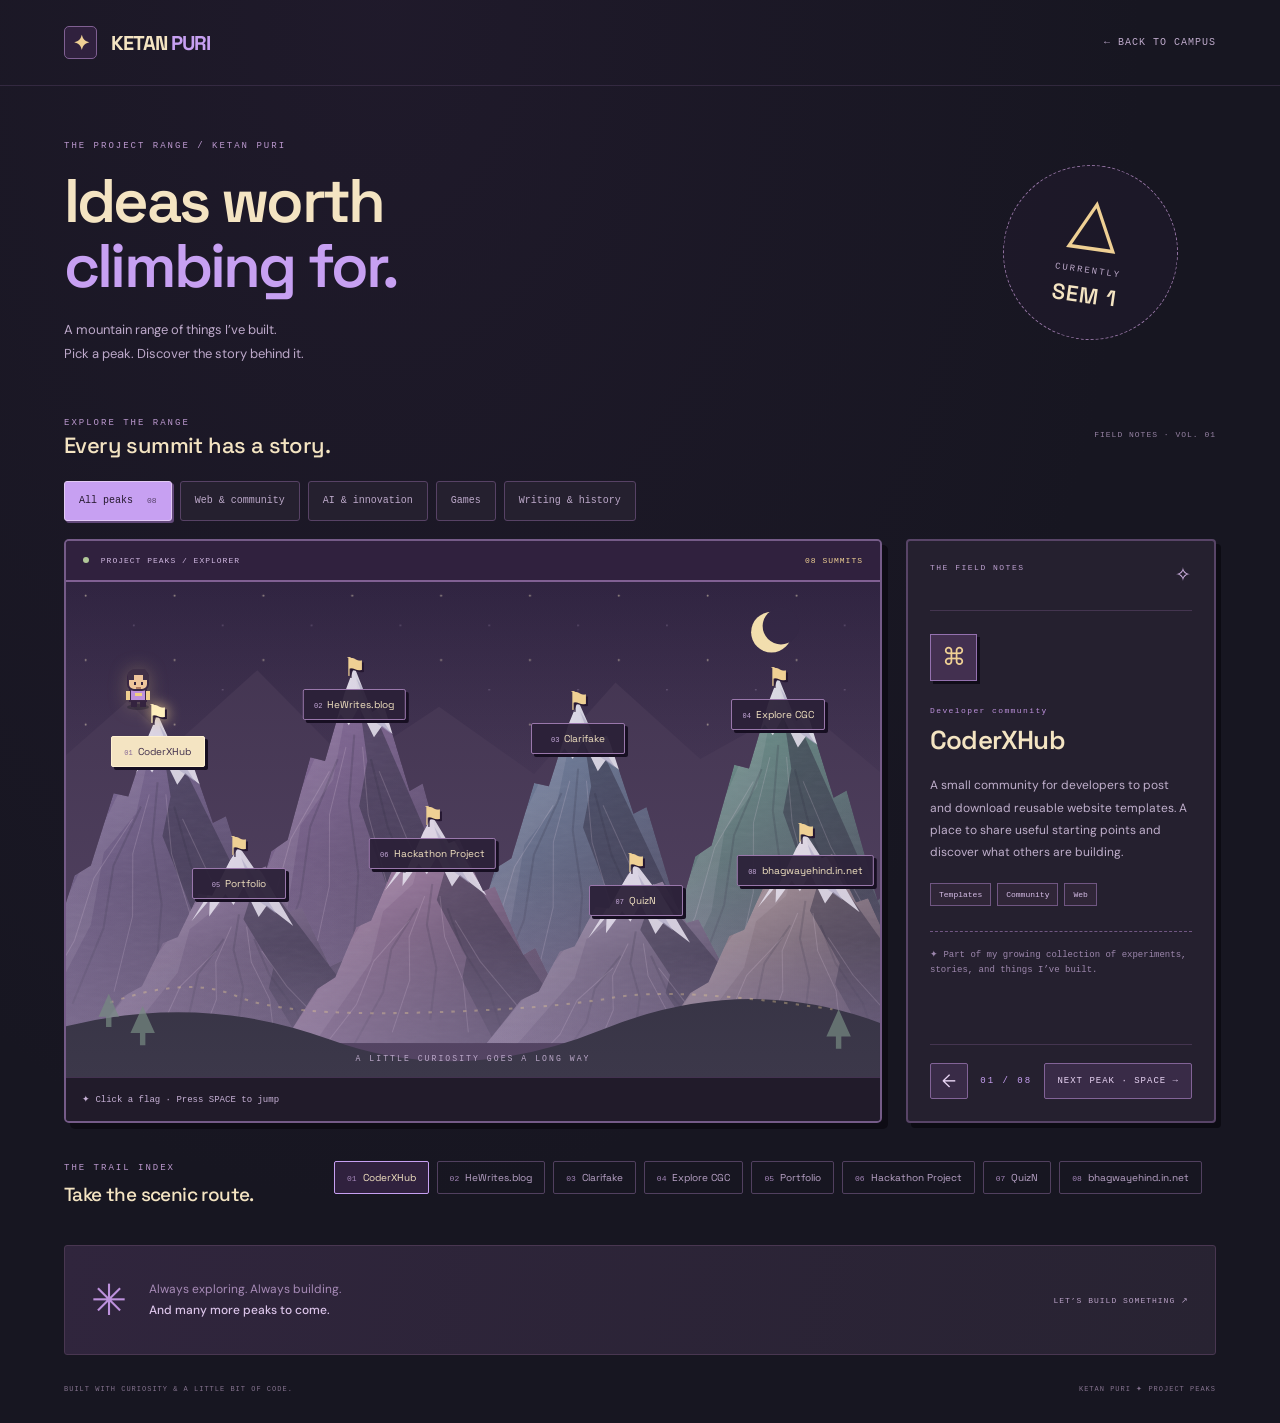
<file: projects.html>
<!doctype html><html lang="en"><head><meta charset="utf-8"><meta name="viewport" content="width=device-width,initial-scale=1"><meta name="theme-color" content="#171621"><title>Project Peaks · Ketan Puri</title><link rel="stylesheet" href="project-peaks.css"></head><body><header><a class="brand" href="https://ketanpuri.work/index"><span>✦</span> KETAN <b>PURI</b></a><a class="back" href="https://ketanpuri.work/index">← BACK TO CAMPUS</a></header><main><section class="intro"><div><p class="eyebrow">THE PROJECT RANGE / KETAN PURI</p><h1>Ideas worth<br><em>climbing for.</em></h1><p class="lede">A mountain range of things I’ve built.<br>Pick a peak. Discover the story behind it.</p></div><div class="stamp"><span>△</span><p class="semester-label">CURRENTLY<strong>SEM 1</strong></p></div></section><div class="section-bar"><div><span class="eyebrow">EXPLORE THE RANGE</span><h2>Every summit has a story.</h2></div><span class="altitude">FIELD NOTES · VOL. 01</span></div><div class="filters" aria-label="Filter projects"><button data-filter="all" aria-pressed="true">All peaks <span>08</span></button><button data-filter="web" aria-pressed="false">Web & community</button><button data-filter="ai" aria-pressed="false">AI & innovation</button><button data-filter="games" aria-pressed="false">Games</button><button data-filter="writing" aria-pressed="false">Writing & history</button></div><div class="expedition"><section class="map-shell" aria-label="Interactive project mountain range"><div class="map-bar"><span><i></i> PROJECT PEAKS / EXPLORER</span><span id="map-count">08 SUMMITS</span></div><div class="map-scroll"><div class="range"><svg id="mountains" viewBox="0 0 1200 730" aria-hidden="true"><defs><filter id="rock-texture" x="0" y="0" width="100%" height="100%"><feTurbulence type="fractalNoise" baseFrequency=".055 .16" numOctaves="3" seed="14"/><feColorMatrix type="saturate" values="0"/></filter><linearGradient id="valley-haze" x2="0" y2="1"><stop stop-color="#bfa9d3" stop-opacity="0"/><stop offset="1" stop-color="#bfa9d3" stop-opacity=".3"/></linearGradient><linearGradient id="sky" x2="0" y2="1"><stop stop-color="#302441"/><stop offset="1" stop-color="#51415d"/></linearGradient><linearGradient id="mist" x2="0" y2="1"><stop stop-color="#c4a9d8" stop-opacity="0"/><stop offset="1" stop-color="#c4a9d8" stop-opacity=".15"/></linearGradient><pattern id="stars" width="131" height="95" patternUnits="userSpaceOnUse"><circle cx="29" cy="20" r="1.5" fill="#f4e4c2" opacity=".5"/><circle cx="100" cy="64" r="1" fill="#d8c4e9" opacity=".4"/></pattern></defs><rect width="1200" height="730" fill="url(#sky)"/><rect width="1200" height="400" fill="url(#stars)"/><circle cx="1040" cy="74" r="30" fill="#f3dfad"/><circle cx="1054" cy="65" r="27" fill="#322643"/><path d="M0 255L90 176 160 240 282 130 420 270 550 184 690 283 810 148 935 261 1080 180 1200 280V730H0Z" fill="#41334f"/><g id="mountain-shapes"></g><path d="M0 655Q200 605 390 675T790 660T1200 650V730H0Z" fill="#242431"/><path d="M65 620Q180 580 250 610T515 635T805 613T1130 630" stroke="#edcf8a" stroke-opacity=".38" stroke-width="3" stroke-dasharray="5 12" fill="none"/><rect width="1200" height="730" fill="url(#mist)"/><g fill="#778a82" opacity=".7"><path d="M48 641l15-34 15 34h-11v15h-8v-15zM95 665l18-40 18 40h-14v18h-8v-18zM1121 670l18-40 18 40h-14v18h-8v-18z"/></g><text x="600" y="706" text-anchor="middle" fill="#bba8c9" font-size="12" font-family="monospace" letter-spacing="3">A LITTLE CURIOSITY GOES A LONG WAY</text></svg><div id="peak-buttons"></div><div id="climber" aria-hidden="true"><svg viewBox="0 0 32 44"><ellipse cx="16" cy="40" rx="11" ry="3" fill="#171621" opacity=".35"/><path d="M8 21h16v13H8z" fill="#bd91dc" stroke="#392644" stroke-width="2"/><path d="M9 34h6v6H9zm9 0h6v6h-6z" fill="#34233f"/><path d="M4 24h4v9H4zm20 0h4v9h-4z" fill="#efcf8f"/><rect x="6" y="4" width="20" height="19" rx="6" fill="#efc59c" stroke="#392644" stroke-width="2"/><path d="M6 13V6l5-4h12l4 7v4h-6V8H12v5z" fill="#403047"/><path d="M12 15h2v3h-2zm7 0h2v3h-2z" fill="#35223d"/><path d="M14 21h5" stroke="#9a624e" stroke-width="1.5"/><path d="M13 26h7v3h-7z" fill="#f3d17f"/></svg></div></div></div><div class="map-footer"><span>✦ Click a flag · Press SPACE to jump</span><span class="scroll-hint">Drag sideways to see the range ↔</span></div></section><aside class="field-notes" aria-label="Selected project details"><div class="notes-top"><span>THE FIELD NOTES</span><span>✧</span></div><div class="detail-body" id="project-details" aria-live="polite"></div><div class="detail-nav"><button id="previous" aria-label="Previous project">←</button><span id="detail-position">01 / 08</span><button id="next" aria-label="Next project">NEXT PEAK · SPACE →</button></div></aside></div><section class="directory"><div><p class="eyebrow">THE TRAIL INDEX</p><h2>Take the scenic route.</h2></div><div id="project-index"></div></section><div class="closing"><span>✳</span><p>Always exploring. Always building.<br><strong>And many more peaks to come.</strong></p><a href="mailto:ketanpuri.work@gmail.com">LET’S BUILD SOMETHING ↗</a></div><footer><span>BUILT WITH CURIOSITY & A LITTLE BIT OF CODE.</span><span>KETAN PURI ✦ PROJECT PEAKS</span></footer></main><script src="project-peaks.js"></script></body></html>
</file>
<file: style.css>
@import url('https://fonts.googleapis.com/css2?family=DM+Sans:wght@400;500;600;700&family=Space+Grotesk:wght@400;500;600;700&display=swap');
:root{--ink:#293d38;--muted:#79827b;--purple:#7462a7}*{box-sizing:border-box}body{margin:0;background:#f7f6f0;color:var(--ink);font-family:'DM Sans',sans-serif}button,a{-webkit-tap-highlight-color:transparent}button{font:inherit;cursor:pointer}header{height:88px;border-bottom:1px solid #e4e5dc;display:flex;align-items:center;justify-content:space-between;padding:0 5%}.brand{font:700 21px 'Space Grotesk',monospace;letter-spacing:-1px;color:var(--ink);text-decoration:none}.brand>span:last-child{color:#8b9d76}.brand-icon{display:inline-grid;place-items:center;background:var(--ink);color:#f7e7a3;width:33px;height:33px;margin-right:10px;border-radius:9px}nav{display:flex;gap:24px;align-items:center;font-size:12px}nav button{background:none;border:0;color:#5f6c64}nav button:first-letter{font-size:20px}i{display:inline-block;width:7px;height:7px;border-radius:50%;background:#769c66;margin-right:7px}.status{font-size:9px;letter-spacing:1.2px}main{max-width:1480px;padding:46px 5% 0;margin:auto}.intro{display:flex;align-items:center;justify-content:space-between;margin-bottom:32px}.eyebrow{font:600 10px 'Space Grotesk',monospace;letter-spacing:1.7px;color:#788c73}h1{font:500 clamp(42px,4.3vw,64px)/1.05 'Space Grotesk',sans-serif;letter-spacing:-3px;margin:19px 0}h1 em{font-style:normal;color:var(--purple)}.intro p{font-size:13px;line-height:1.8;color:#7a827b}.player-card{border:1px solid #dedfd4;border-radius:13px;padding:20px;display:flex;align-items:center;gap:14px;background:#fbfaf5;position:relative;margin-right:20px;transform:rotate(2deg)}.avatar{background:#e7e2ef;border-radius:12px;width:56px;height:62px;display:grid;place-items:center;font-size:34px}.player-card small{display:block;font-size:8px;letter-spacing:2px;color:#939788}.player-card strong{display:block;font:600 19px 'Space Grotesk';margin:5px 0}.player-card span:not(.level){font-size:10px;color:#889082}.level{position:absolute;top:-12px;right:14px;background:#ece7ce;border:1px solid #d7cfad;padding:5px 8px;font-size:9px;border-radius:4px}.game-layout{display:grid;grid-template-columns:minmax(0,1fr) 274px;gap:25px;align-items:stretch}.map-wrap{border:1px solid #d9dfd0;border-radius:14px;overflow:hidden;box-shadow:0 5px 0 #e8eadd}.map-top,.map-bottom{display:flex;align-items:center;justify-content:space-between;background:#fffdf5;padding:15px 20px;font:500 9px 'Space Grotesk',monospace;letter-spacing:1.3px}.map-top b{color:#a3b98b;margin-left:8px}.map{position:relative;aspect-ratio:1000/600;outline-offset:-4px;background:#a7cca0}.map svg{display:block;width:100%;height:100%}#building-buttons{position:absolute;inset:0}.building-btn{position:absolute;transform:translate(-50%,-50%);border:0;background:#fffdf1;color:#374d3d;box-shadow:0 3px 0 #76957355;border-radius:5px;padding:7px 11px;font:600 10px 'Space Grotesk',monospace;white-space:nowrap;transition:translate .18s,background .18s}.building-btn:hover,.building-btn:focus-visible{translate:0 -4px;background:#fff5c9;outline:2px solid #7462a7}.building-btn .num{color:#91a281;font-size:8px;margin-right:5px}.building-btn.visited:after{content:' ✓';color:#6d9264}.map-hint{position:absolute;top:14px;left:50%;transform:translateX(-50%);border:1px solid #e4edcf80;background:#f6fae1ba;backdrop-filter:blur(4px);padding:8px 14px;border-radius:30px;font-size:10px;color:#55734d;white-space:nowrap}.map-bottom{font-size:9px;letter-spacing:0;color:#89917f;padding:13px 17px}kbd{display:inline-block;font:9px monospace;border:1px solid #d9decd;border-bottom-width:2px;border-radius:3px;padding:2px 4px;margin-right:2px;color:#6d7a62}.dpad{position:absolute;bottom:12px;left:12px;text-align:center}.dpad button{background:#fffdf2bb;border:1px solid #8eac7c;border-radius:5px;color:#55714c;width:25px;height:25px;padding:0}.dpad>button{margin-bottom:2px}aside{padding:25px 22px;background:#eeefe5;border:1px solid #e0e3d7;border-radius:14px}.quest-heading{display:flex;justify-content:space-between;color:#9a9c71}.quest-heading .eyebrow{font-size:9px;letter-spacing:1.3px}h2{font:500 21px 'Space Grotesk';letter-spacing:-.6px;margin:14px 0 10px}aside p{font-size:12px;line-height:1.7;color:#8a9183;margin:0 0 23px}.progress-label{display:flex;justify-content:space-between;font-size:8px;letter-spacing:1px;color:#919780}.progress-label strong{color:var(--purple)}.progress{height:5px;background:#dedfcf;border-radius:10px;margin:9px 0 17px;overflow:hidden}#progress{height:100%;background:#8a7db1;width:0;transition:width .4s}.quest{border:0;border-top:1px solid #dfe2d3;width:100%;background:transparent;display:flex;align-items:center;text-align:left;padding:12px 0;gap:11px;color:#4a5a49}.quest-icon{width:30px;height:30px;display:grid;place-items:center;background:#e0e5d5;border-radius:7px;font-size:16px}.quest strong{display:block;font-size:11px;font-weight:500}.quest small{display:block;font-size:9px;color:#91987f;margin-top:3px}.quest .check{margin-left:auto;border:1px solid #c9cfba;width:14px;height:14px;border-radius:50%;font-size:10px;text-align:center;color:#fff}.quest.done .check{background:#809c6c;border-color:#809c6c}.badge{display:flex;align-items:center;gap:10px;background:#e5e6d8;border:1px dashed #c6ccb6;border-radius:9px;padding:14px 10px;margin-top:12px}.badge>span:first-child{font-size:26px;color:#9aab85}.badge strong{display:block;font-size:10px;color:#859078}.badge small{font-size:8px;color:#9ca38e}#lock{margin-left:auto;color:#a7ad97}.badge.unlocked{background:#f7efcc;border-color:#bb9e53}.badge.unlocked strong{color:#766126}.reset{border:0;background:transparent;display:block;margin:16px auto 0;font-size:9px;color:#8c947f}footer{display:flex;justify-content:space-between;margin:28px 0 24px;color:#a0a492;font-size:8px;letter-spacing:1px}footer b{color:#a79c76;margin:0 8px}dialog{border:1px solid #dddccc;border-radius:20px;background:#faf9f2;color:var(--ink);padding:36px;width:min(540px,90vw);box-shadow:0 25px 100px #233b3840}dialog::backdrop{background:#20382d66;backdrop-filter:blur(5px)}.close{position:absolute;right:17px;top:10px;background:transparent;border:0;font-size:28px;color:#818771}dialog h2{font-size:32px;margin:12px 0}dialog p{font-size:14px;line-height:1.8;color:#747e71}.modal-icon{font-size:36px}.sample{font-size:10px;letter-spacing:1px;color:#a48d5c}.chips{display:flex;flex-wrap:wrap;gap:8px;margin:20px 0}.chips span{background:#e8ebde;border-radius:7px;padding:8px 12px;font-size:12px}.detail{padding:16px 0;border-top:1px solid #e0e2d6}.detail strong{font-size:15px}.detail p{font-size:12px;margin-bottom:0}.primary{border:0;border-radius:7px;background:#716299;color:white;padding:12px 18px;margin-top:18px;font-size:12px}@media(min-width:1500px){main{padding-top:55px}.intro{margin-bottom:40px}}@media(max-width:900px){.game-layout{grid-template-columns:1fr 230px;gap:14px}aside{padding:18px 15px}.player-card{margin-right:0}.building-btn{font-size:8px;padding:6px}.map-bottom>span:last-child{display:none}.map-hint{font-size:8px;padding:6px 9px}.quest{padding:9px 0}.intro{gap:20px}}@media(max-width:680px){header{height:68px}.brand{font-size:16px}.brand-icon{width:27px;height:27px;margin-right:5px}nav{gap:12px}nav .status,nav button span{display:none}main{padding:30px 5% 0}.intro{display:block}h1{font-size:48px}.intro p{font-size:12px}.player-card{margin:22px 0 28px;transform:none;width:fit-content;padding:12px 17px}.avatar{width:43px;height:47px;font-size:28px}.game-layout{grid-template-columns:1fr}.map{aspect-ratio:1.25}.map svg{height:100%}.building-btn{font-size:8px;padding:5px 6px}.building-btn .num{display:none}.map-hint{top:9px;font-size:7px}.map-top{padding:13px;font-size:8px}.map-bottom{padding:10px;font-size:8px}.desktop{display:none}aside{padding:22px}.quest{padding:12px 0}.quest-heading .eyebrow{font-size:10px}aside p{margin-bottom:18px}.badge{padding:16px}footer{gap:20px;font-size:7px;line-height:1.8}dialog{padding:28px}.map svg{object-fit:fill}}

.map-wrap{align-self:start}
@media(prefers-reduced-motion:reduce){*{transition:none!important}}

/* A brighter, illustrated world */
body{background:radial-gradient(ellipse at 88% 6%,#e6ddfa88,transparent 34%),radial-gradient(ellipse at 0% 44%,#e7efca77,transparent 35%),#faf8f1;--ink:#302d45;--purple:#7e54bd}
header{height:80px;border-color:#ded7e7;background:#faf8f1bc}.brand-icon{background:#7750b1;color:#ffe29b;box-shadow:3px 3px 0 #ddd0ee}.brand>span:last-child{color:#9163be}nav button{border:1px solid #e2dce9;border-radius:20px;padding:8px 13px;background:#fff9;color:#61596f}.status{color:#69795b}main{padding-top:47px;max-width:1570px}.intro{position:relative;min-height:250px;margin-bottom:43px}.intro>.eyebrow{color:#9166b2}.intro .eyebrow{display:inline-block;background:#eee5fa;border:1px solid #e3d4f4;border-radius:30px;padding:8px 12px;font-size:9px;color:#8358ac;letter-spacing:1.2px}h1{font-size:clamp(44px,4.5vw,69px);font-weight:600;letter-spacing:-3.5px;margin:18px 0;line-height:1.08}h1 em{background:linear-gradient(100deg,#7250ad,#ad6c9e);color:transparent;background-clip:text;-webkit-background-clip:text;position:relative}h1 em:after{content:'';position:absolute;bottom:-5px;left:0;width:100%;height:7px;border-radius:100%;background:#e5ce7d88;transform:rotate(-1deg);z-index:-1}.intro p{color:#81768a;font-size:13px}.hero-actions{display:flex;align-items:center;gap:17px;margin-top:22px}.hero-actions button{border:1px solid #68419d;background:#7851b1;color:white;font-size:12px;font-weight:600;padding:13px 19px;border-radius:9px;box-shadow:0 4px 0 #5b378b;transition:transform .2s}.hero-actions button:hover{transform:translateY(-3px)}.hero-actions button span{margin-left:25px}.hero-actions>span{font-size:10px;color:#94899a}.player-card{margin:10px 18px 0 28px;padding:24px;background:linear-gradient(135deg,#fffcf3,#f1e9fb);border:1px solid #cfc0e0;box-shadow:7px 7px 0 #e9e0f0,0 20px 50px #9e82b514;transform:rotate(4deg);z-index:1}.player-card:before{content:'PLAYER 001 / CREATOR';position:absolute;bottom:-25px;right:12px;color:#a291b0;letter-spacing:2px;font:8px monospace}.player-card:after{content:'✦';position:absolute;top:-35px;left:-28px;font-size:43px;color:#bd9cdd;transform:rotate(20deg)}.avatar{width:72px;height:78px;font-size:44px;background:linear-gradient(145deg,#d9c8ef,#bca2dc);border:3px solid #fff8;box-shadow:0 4px 0 #c8b0e1}.player-card strong{font-size:23px}.player-card small{color:#9b7bae}.player-card span:not(.level){color:#8e8199}.level{background:#f7e9ae;color:#8b702c;border-color:#d9bf6a;border-radius:7px;box-shadow:2px 3px 0 #e6d59c}.hero-sticker{position:absolute;right:28%;top:2px;color:#d7ad50;font-size:65px;transform:rotate(-13deg);line-height:1}.hero-sticker span{display:block;color:#9a8a66;font:italic 11px Georgia;white-space:nowrap}.world-heading{display:flex;justify-content:space-between;align-items:end;margin-bottom:19px}.world-heading h2{font-size:19px;margin:8px 0 0;letter-spacing:-.5px}.world-heading .eyebrow{color:#a18ab6;font-size:8px}.world-tag{font:italic 12px Georgia;color:#a391b0;transform:rotate(-4deg);margin-right:12px}.game-layout{grid-template-columns:minmax(0,1fr) 275px;gap:22px}.map-wrap{border:1px solid #c8b7db;border-radius:19px;box-shadow:0 7px 0 #e2d5eb,0 16px 35px #775b8a12;background:#fffdf7}.map-top{background:#f7f0fd;color:#806997;padding:17px 20px;border-bottom:1px solid #d9cbe6;letter-spacing:1px}.map-top b{color:#af91c7}.map-bottom{padding:16px 18px;color:#9785a5;background:#fcf9ff}.map{background:#b4d8a1}.map-hint{background:#fffdf0ed;border:1px solid #fff9;box-shadow:0 3px 12px #31542f12;color:#5e7952;font-weight:500}.building-btn{background:#fffaf0;border:1px solid #e3d4a9;box-shadow:0 3px 0 #7e926777,0 5px 10px #33552b16;padding:8px 12px;border-radius:6px;color:#534861;font-size:10px}.building-btn:hover{background:#f5e3ff;border-color:#ba88dc;box-shadow:0 4px 0 #a77cbd77}.building-btn .num{color:#a58bb4}.dpad button{background:#fff8efde;border-color:#c4b4d6;color:#8e6aa7;box-shadow:0 2px 0 #9c84af55}aside{background:linear-gradient(150deg,#f3ebfb,#fcf6eb);border:1px solid #dfd0e8;border-radius:18px;box-shadow:0 5px 0 #eee4f1;padding:23px 20px}.quest-heading{color:#b795cf}.quest-heading .eyebrow{color:#a083b6;font-size:8px}aside h2{font-size:23px;line-height:1.2;margin:14px 0 12px;color:#574367}aside p{font-size:11px;color:#a08ca9;margin-bottom:20px}.progress-label{color:#a18cab}.progress{background:#e6d9ee;height:7px}#progress{background:linear-gradient(90deg,#a682cf,#d2a0cc);border-radius:10px}.quest{border:0;border-radius:10px;margin:4px 0;padding:10px 7px;transition:background .2s,transform .2s}.quest:hover{background:#ffffffa6;transform:translateX(3px)}.quest-icon{background:#e9ddf6;border:1px solid #d9c7eb;border-radius:9px;width:34px;height:34px;font-size:18px;box-shadow:0 3px 0 #dfd0e9}.quest:nth-child(2) .quest-icon{background:#dce6fb;border-color:#c8d7ef}.quest:nth-child(3) .quest-icon{background:#f7e8c8;border-color:#e9d6a9}.quest:nth-child(4) .quest-icon{background:#f7dcd9;border-color:#eec7c4}.quest:nth-child(5) .quest-icon{background:#d9eee3;border-color:#bfdccd}.quest strong{color:#6d567d;font-size:11px}.quest small{color:#a18dab}.quest .check{border-color:#d5c5de}.quest.done .check{background:#9a74bc;border-color:#9a74bc}.badge{background:linear-gradient(110deg,#f9edc8,#f5e5d8);border:1px dashed #d9bd7c;margin-top:17px;padding:15px 10px}.badge strong{color:#9c8056}.badge small{color:#b19877}.reset{color:#a28aac}footer{color:#b1a0bb}.bottom-note{display:flex;align-items:center;gap:17px;margin-top:35px;padding:20px 25px;border:1px solid #e9dfed;border-radius:13px;background:linear-gradient(100deg,#f0e9f9aa,#faf2dc88)}.bottom-note>span:first-child{font-size:42px;color:#af8ac9}.bottom-note p{font-size:12px;line-height:1.7;color:#a18eab;margin:0}.bottom-note strong{font-weight:500;color:#766180}.bottom-note>span:last-child{margin-left:auto;font-size:8px;letter-spacing:2px;color:#a28bb1}dialog{background:linear-gradient(140deg,#fffdf5,#f4edfc);border:1px solid #cfb8e0;box-shadow:0 24px 100px #39224d55}.modal-icon{background:#ecdef8;width:66px;height:66px;border-radius:17px;display:grid;place-items:center;margin-bottom:20px;box-shadow:4px 4px 0 #ddc7ed}.primary{background:#8053b1;box-shadow:0 3px 0 #603a8b}.chips span{background:#ebdff6;color:#8b65a5}.detail{border-color:#e6d9eb}.sample{color:#b08ec0}.close{color:#a887bb}.balloon{animation:float 5s ease-in-out infinite;transform-box:fill-box;transform-origin:center}.cloud{animation:drift 12s ease-in-out infinite}.spark{animation:twinkle 3s ease-in-out infinite;transform-box:fill-box;transform-origin:center}.butterfly{animation:float 3s ease-in-out infinite}.water-ripple{animation:twinkle 4s ease-in-out infinite}@keyframes float{0%,100%{translate:0 0;rotate:-3deg}50%{translate:0 -9px;rotate:3deg}}@keyframes drift{0%,100%{translate:0 0}50%{translate:14px 0}}@keyframes twinkle{0%,100%{opacity:.45}50%{opacity:1}}
@media(max-width:1000px){.hero-sticker{right:31%;top:10px;font-size:40px}.player-card{padding:18px;margin-right:3px}.game-layout{grid-template-columns:minmax(0,1fr) 238px;gap:16px}aside{padding:20px 15px}.map-top{font-size:8px}.building-btn{font-size:8px;padding:7px}.intro h1{font-size:49px}.avatar{width:55px;height:65px;font-size:35px}.player-card strong{font-size:20px}.hero-actions>span{font-size:9px}.quest{padding:9px 3px}.world-tag{font-size:10px}}
@media(max-width:760px){.hero-sticker{display:none}.intro h1{font-size:45px}.player-card{padding:14px;gap:10px}.player-card strong{font-size:18px}.player-card span:not(.level){font-size:8px}.world-heading h2{font-size:16px}.world-tag{display:none}.hero-actions>span{display:none}.map-top{letter-spacing:.3px}}
@media(max-width:680px){header{height:67px}nav button{padding:6px 9px}main{padding-top:29px}.intro{margin-bottom:35px}.intro h1{font-size:46px;letter-spacing:-2.5px}.intro .eyebrow{font-size:8px;padding:7px 10px}.hero-actions{margin-top:17px}.hero-actions>span{display:inline;font-size:9px}.player-card{margin:38px 8px 0 5px;transform:rotate(2deg);padding:17px;width:calc(100% - 14px)}.player-card:after{left:auto;right:20px;top:-30px}.player-card:before{bottom:-21px;font-size:7px}.player-card strong{font-size:22px}.player-card span:not(.level){font-size:10px}.avatar{height:62px;width:59px}.world-heading{margin-top:40px}.world-heading h2{font-size:18px;max-width:300px;line-height:1.4}.game-layout{grid-template-columns:1fr;gap:25px}.map{aspect-ratio:1.25}.map-top{padding:14px 10px;font-size:6px}.map-bottom{padding:14px 10px}.building-btn{font-size:7px;padding:6px 7px}.map-hint{font-size:7px;padding:7px 9px}aside{padding:24px}.quest{padding:12px 7px}.quest strong{font-size:13px}.quest small{font-size:10px}.quest-icon{width:39px;height:39px;font-size:21px}aside h2 br{display:none}.bottom-note{padding:15px;gap:10px}.bottom-note>span:last-child{display:none}.bottom-note p{font-size:11px}footer{font-size:6px;letter-spacing:.5px}}
@media(prefers-reduced-motion:reduce){*,*:before,*:after{animation:none!important;transition:none!important}}

/* Cartridge edition: arcade shell, warm world. */

body{background:radial-gradient(ellipse at 85% 0%,#3c2c5844,transparent 45%),#171621;color:#f4efdf;--ink:#f4efdf;--purple:#c2a0ff}header{background:#1c1a29;border-color:#383144;height:74px}.brand{color:#faf1df}.brand-icon{border-radius:3px;box-shadow:3px 3px 0 #4e3b68}.brand>span:last-child{color:#b8a0ed}nav button{color:#c4b7d9;background:#282334;border-color:#463a57;border-radius:4px}.status{color:#a6bd85}.intro{min-height:235px;margin-bottom:37px}main{padding-top:35px}h1{font-size:clamp(48px,5vw,76px);line-height:1.03;letter-spacing:-3px}h1 em{background:linear-gradient(100deg,#c0a1f6,#e0b8dc);background-clip:text;-webkit-background-clip:text}h1 em:after{background:#b5945144}.intro .eyebrow{border:0;background:none;color:#c3a4e7;padding:0;letter-spacing:2px}.intro p{color:#a79caf}.hero-actions button{background:#bd9ce9;border:2px solid #ddc4ff;color:#261b35;border-radius:3px;box-shadow:4px 4px 0 #654485;font:600 11px 'Space Grotesk',monospace}.hero-actions>span{color:#84788f;font:8px monospace;letter-spacing:1px}.player-card{background:linear-gradient(140deg,#322a44,#252034);border:2px solid #6c5687;border-radius:4px;box-shadow:6px 6px 0 #0c0b13;transform:rotate(2deg)}.player-card strong{color:#f5e7fb}.player-card span:not(.level){color:#b3a0c6}.player-card:before{color:#88739d}.player-card:after{color:#d5b077}.avatar{border-radius:3px;border-color:#a184bf;background:#635077;box-shadow:3px 3px 0 #1c1729}.level{border-radius:1px;border:2px solid #a6854a;background:#e8ca87;color:#503b20;box-shadow:3px 3px 0 #17111c}.hero-sticker{color:#c1a477}.hero-sticker span{color:#988a78}.world-heading .eyebrow{color:#c09cdf}.world-heading h2{color:#dfd4e9}.world-tag{color:#85758f;font:8px monospace;letter-spacing:1px;transform:none}.game-layout{grid-template-columns:minmax(0,1fr) 266px}.map-wrap{border:3px solid #69537f;border-radius:7px;box-shadow:7px 7px 0 #0c0b13,0 0 45px #a174b808;background:#231e30}.console-bar{background:#30263e;border-bottom:2px solid #69537f;color:#baa4d1;padding:11px 15px;display:flex;align-items:center;justify-content:space-between;font:8px monospace;letter-spacing:1px}.console-bar>div{display:flex;gap:17px;align-items:center}#xp{color:#efd094}#replay{background:none;border:0;border-left:1px solid #655073;padding-left:12px;color:#c5b3d4;font:8px monospace}.map-top{padding:11px 15px;background:#e9dfc6;color:#71604d;border-bottom:3px solid #a5aa7d;font:8px monospace}.map-top b{color:#9a895b}.map{isolation:isolate}.map:after{content:'';position:absolute;inset:0;background:repeating-linear-gradient(0deg,#19311708 0px,#19311708 1px,transparent 1px,transparent 4px);pointer-events:none;z-index:2}.map-hint{border-radius:3px;background:#fff8dded;box-shadow:3px 3px 0 #5b785b55;font:9px monospace}.building-btn{border-radius:1px;border:2px solid #83765d;box-shadow:3px 3px 0 #4c674d77;font:600 9px monospace;padding:7px 10px;z-index:3}.building-btn:hover,.building-btn:focus-visible{outline:2px solid #fff3ab;background:#fff1b9;box-shadow:4px 4px 0 #52664a}.building-btn .num{color:#9d7ab7}.game-dialogue{display:flex;align-items:center;gap:12px;background:#292134;border-top:3px solid #69537f;border-bottom:1px solid #473751;padding:15px 17px;min-height:81px}.guide-face{border:2px solid #b39ac7;background:#473355;color:#e8cf8d;display:grid;place-items:center;width:42px;height:42px;flex-shrink:0;font-size:27px;box-shadow:3px 3px 0 #17111f}.game-dialogue small{color:#d2adf2;font:8px monospace;letter-spacing:1.5px}.game-dialogue p{font:11px/1.7 monospace;color:#d0c4da;margin:7px 0 0}.dialogue-next{margin-left:auto;color:#cdb0ea;font-size:10px;animation:twinkle 2s infinite}.map-bottom{background:#211b2a;color:#9e8aaa;font:8px monospace}kbd{background:#3a2d48;border-color:#5f4975;color:#d6bceb;border-radius:1px}.dpad button{border-radius:2px;background:#f9efd5;border:2px solid #8c7a92;box-shadow:2px 2px 0 #5e655d88;width:28px;height:28px}.dpad{z-index:4}aside{background:#25202f;border:2px solid #51405f;border-radius:5px;box-shadow:5px 5px 0 #0c0b13}.quest-heading .eyebrow{color:#b69bc9;letter-spacing:1px}aside h2{font:700 21px/1.25 'Space Grotesk';color:#f0dfc7;letter-spacing:.3px}aside p{color:#9984a8}.progress-label{color:#9e86af}.progress{background:#44354f;border-radius:0}#progress{background:linear-gradient(90deg,#a17dc8,#dcafd8);border-radius:0}.quest{border-radius:3px}.quest:hover{background:#3b2e47}.quest strong{color:#e3d5ed}.quest small{color:#9781a7}.quest-icon{border-radius:2px!important;box-shadow:2px 2px 0 #120e19}.quest .check{border-radius:1px;border-color:#6c547f}.badge{background:#3a2f32;border-radius:2px;border-color:#a98a50}.badge strong{color:#e5c88d}.badge small{color:#ac906b}.badge.unlocked{background:#51422a}.badge.unlocked strong{color:#ffe4a5}.reset{color:#ac92bf}.bottom-note{border-radius:3px;background:linear-gradient(100deg,#30253d,#282332);border-color:#493751}.bottom-note p{color:#a78bb7}.bottom-note strong{color:#d2b6e3}.bottom-note>span:last-child{color:#947aa5}footer{color:#72647d}#modal{border:3px solid #b096cd;border-radius:3px;background:#292134;color:#f6eaf8;box-shadow:8px 8px 0 #100c18}#modal h2{color:#f1dcae}#modal p{color:#bda9cc}.modal-icon{border-radius:3px;border:2px solid #9471af;background:#4f365e;box-shadow:4px 4px 0 #171020}.chips span{border:1px solid #74548b;background:#443050;color:#d6bbe8;border-radius:2px}.detail{border-color:#594265}.primary{border:2px solid #c9a0e3;background:#9470b6;border-radius:2px;color:white;box-shadow:3px 3px 0 #140f1d}.sample{color:#ba99cf}.close{color:#c0a2d3}#start-screen{width:min(590px,92vw);padding:44px 28px;text-align:center;border:4px solid #a98ac9;border-radius:4px;background:radial-gradient(ellipse at center,#453059,#1e192c 75%);color:#e8dcf2;box-shadow:9px 9px 0 #0e0b16,0 0 80px #ad79c833;max-height:92dvh;overflow:auto}#start-screen::backdrop{background:#100c1de8;backdrop-filter:blur(8px)}.start-stars{font-size:30px;letter-spacing:21px;color:#dfc180;margin-bottom:24px}#start-screen .eyebrow{font-size:8px;color:#b599ce;letter-spacing:2px}#start-screen h2{font:700 clamp(30px,7vw,49px)/1.1 'Space Grotesk',monospace;letter-spacing:-2px;color:#fff1d5;text-shadow:3px 3px #6e4689;margin:22px 0}#start-screen h2 span{color:#c7a0f2}#start-screen p{color:#baa4c9;font:12px/1.8 monospace}.start-scene{font-size:44px;padding:16px 0;letter-spacing:10px;border-bottom:2px solid #6d537e;margin:0 auto 20px;width:80%;background:linear-gradient(transparent,#a78eab16)}#start-game{display:block;margin:26px auto 17px;padding:16px 25px;border:2px solid #e6cfff;background:#b791de;color:#271c36;border-radius:2px;box-shadow:4px 4px 0 #61447d;font:700 12px monospace;letter-spacing:1px}#skip-intro{display:block;margin:0 auto 25px;background:none;border:0;color:#b59bc7;font:10px monospace}#start-screen>small{display:block;font:8px/1.8 monospace;color:#ae95bf}.start-version{display:block;font:7px monospace;letter-spacing:1px;color:#7a668d;margin-top:26px}#toast{position:fixed;bottom:25px;left:50%;translate:-50% 30px;opacity:0;pointer-events:none;background:#35253e;color:#f4d995;border:2px solid #c3a16b;box-shadow:4px 4px 0 #130d1d;z-index:100;padding:14px 20px;font:12px monospace;transition:opacity .2s,translate .2s;width:max-content;max-width:90vw;text-align:center}#toast.visible{opacity:1;translate:-50% 0}.coin{animation:twinkle 2s infinite;transform-box:fill-box;transform-origin:center}
@media(max-width:1000px){.game-layout{grid-template-columns:minmax(0,1fr) 235px}.intro h1{font-size:55px}.hero-sticker{display:none}.building-btn{font-size:8px;padding:6px}.game-dialogue{padding:12px;gap:10px}.game-dialogue p{font-size:10px}.map-top{font-size:7px}}
@media(max-width:680px){.game-layout{grid-template-columns:1fr}.intro h1{font-size:55px}.intro .eyebrow{font-size:7px;letter-spacing:1px}.console-bar{font-size:6px;padding:10px}.console-bar>div{gap:8px}#replay{font-size:7px}.map-top{font-size:6px;padding:10px}.building-btn{font-size:7px;padding:5px}.map-hint{font-size:7px}.hero-actions>span{font-size:7px}.player-card{margin-top:30px}.world-heading h2{font-size:17px}.game-dialogue p{font-size:10px}aside h2{font-size:23px}.quest strong{font-size:13px}.map-bottom{font-size:7px}.start-scene{font-size:35px}#start-screen{padding:30px 20px}}

/* Mobile handheld layout: a roomy world and a separate thumb controller. */
@media(max-width:680px){
 main{padding:22px 4% 0}.intro h1{font-size:42px;line-height:1.05}.intro{margin-bottom:27px}.intro p{font-size:12px}.intro .player-card{display:none}.hero-actions{margin-top:15px}.hero-actions>span{display:none}.hero-actions button{padding:12px 17px;min-height:46px}.world-heading{margin-top:0;margin-bottom:13px}.world-heading h2{font-size:16px;max-width:none}.game-layout{gap:22px}.map-wrap{overflow:visible;border-radius:5px}.console-bar{border-radius:2px 2px 0 0;padding:13px 10px}.map-top{padding:12px 9px}.map{aspect-ratio:auto;height:440px;overflow:hidden}.map svg{width:155%;max-width:none;height:100%;position:absolute;left:-27.5%;top:0}.map #building-buttons{width:155%;left:-27.5%;right:auto}.map-hint{top:10px;padding:9px 11px;font-size:9px;max-width:95%;white-space:normal;text-align:center}.building-btn{font-size:9px;min-height:40px;padding:7px 10px;max-width:135px;white-space:normal;border-width:2px}.map-bottom{display:none}.game-dialogue{padding:13px;min-height:82px}.game-dialogue p{font-size:11px}.touch-panel{display:flex;align-items:center;justify-content:space-between;gap:14px;background:#211b2b;border-top:1px solid #584168;padding:18px 18px 20px;border-radius:0 0 3px 3px}.dpad{position:static;display:grid;grid-template-columns:50px 50px 50px;grid-template-rows:50px 50px;gap:5px;width:160px;flex-shrink:0;touch-action:none}.dpad>button{grid-column:2;margin:0}.dpad>div{display:contents}.dpad button{width:50px;height:50px;border:2px solid #bca1d6;background:#493657;color:#f0dfff;font-size:24px;box-shadow:0 4px 0 #100b19;touch-action:none;user-select:none;-webkit-user-select:none;-webkit-touch-callout:none}.dpad button:active,.dpad button.held{background:#aa80cc;color:#20152d;translate:0 3px;box-shadow:0 1px 0 #100b19}.touch-action{display:flex;align-items:center;flex-direction:column;gap:12px;max-width:140px}.touch-action button{width:74px;height:74px;border-radius:50%;border:3px solid #e3c5f7;background:#a57ac8;box-shadow:0 5px 0 #604276;color:#23142f;font:bold 12px monospace;touch-action:manipulation}.touch-action button:active{translate:0 3px;box-shadow:0 2px 0 #604276}.touch-action small{font:8px/1.7 monospace;color:#ad93bf;text-align:center}.touch-title{display:block;font:8px monospace;color:#a88cba;letter-spacing:1.5px;background:#211b2b;padding:13px 17px 0}.quest{min-height:60px}.close{min-width:44px;min-height:44px}.reset{min-height:44px}dialog{max-height:85dvh;overflow-y:auto}.hero-actions button span{margin-left:12px}.map:focus-visible{outline:2px solid #dab0ff;outline-offset:0}
}
@media(min-width:681px){.touch-panel{display:contents}.touch-action,.touch-title{display:none}}
@media(min-width:681px){.touch-panel{display:block;position:relative;height:0}.touch-panel .dpad{bottom:150px}}
@media(max-width:680px){.dpad>[data-move="up"]{grid-row:1;grid-column:2}.dpad [data-move="left"]{grid-row:2;grid-column:1}.dpad [data-move="down"]{grid-row:2;grid-column:2}.dpad [data-move="right"]{grid-row:2;grid-column:3}aside h2 br{display:initial}}
.contact-label{display:block;font:9px monospace;letter-spacing:1px;color:#c5a5db;margin:20px 0 9px}#contact-quest input,#contact-quest select,#contact-quest textarea{display:block;width:100%;border:1px solid #806091;border-radius:3px;background:#1d1728;color:#f0e5f6;padding:12px;font:13px/1.6 'DM Sans',sans-serif}#contact-quest textarea{resize:vertical}#contact-quest input:focus,#contact-quest select:focus,#contact-quest textarea:focus{outline:2px solid #c9a0e3;outline-offset:2px}#contact-quest .contact-note{font-size:11px;line-height:1.7;color:#b7a2c4}.contact-actions{display:flex;gap:12px;flex-wrap:wrap}.contact-actions .primary{min-height:44px;margin-top:4px}.primary:disabled{opacity:.45;cursor:not-allowed;box-shadow:none}.primary.secondary{background:#392b47;border-color:#826397;color:#e8d4f4}#copy-state{font-size:12px!important;color:#d9c08b!important}
/* Shared palette: midnight plum, parchment, soft jade and violet crystal. */
:root{--night:#171621;--panel:#25202f;--panel-raised:#30213e;--plum:#806093;--lavender:#bd91dc;--parchment:#f4e4c2;--jade:#9dbd9e;--crystal:#c7a0f2;--gold:#f3d17f}
.brand-icon{background:#30213e;border:1px solid #806093;color:var(--gold)}.brand>span:last-child{color:var(--lavender)}.hero-actions button{background:var(--lavender);border-color:#e1c5f5;box-shadow:4px 4px #654485}.player-card{border-color:#806093}.level{background:var(--gold)}.console-bar{background:#30213e;border-color:#806093;color:#d6bceb}.console-bar #xp{color:var(--gold)}.map-top{background:var(--parchment);color:#665741;border-bottom-color:#9eaa86}.map-hint{color:#4e705b;background:#fff8e8ed;border-color:#d4c294}.building-btn{border-color:#8c805f;color:#463a55;background:#fff8e8}.building-btn:hover,.building-btn:focus-visible{background:#f1dbff;border-color:#b78bd0}.game-dialogue{background:#292134;border-color:#806093}.guide-face{background:#473355;border-color:#b39ac7;color:var(--gold)}.game-dialogue small{color:#d2adf2}.game-dialogue p{color:#f0e3cf}.dpad button{border-color:#bca1d6;background:#42304f;color:#efdbff}.dpad button:active,.dpad button.held{background:#bd91dc;color:#25182f}.touch-action button{border-color:#e3c5f7;background:#a57ac8}.quest-icon{background:#e4d9ef!important;border-color:#cbb8da!important}.quest:nth-child(3) .quest-icon{background:#f1e1bc!important;border-color:#dfc98f!important}.quest:nth-child(5) .quest-icon{background:#d4e9e1!important;border-color:#b1d4ca!important}.badge{background:#353044;border-color:#b79c63}.badge.unlocked{background:#51422a}.bottom-note{background:linear-gradient(100deg,#30253d,#282332);border-color:#493751}.primary{background:#806093;border-color:#c9a0e3}.chips span{background:#443050;color:#e6d4ed}

/* Keep the astronaut together across browser emoji implementations. */
.avatar{flex-shrink:0;overflow:hidden}.avatar img{display:block;width:44px;height:48px;max-width:100%;object-fit:contain}

/* Personal portfolio identity. */
.intro h1{font-size:clamp(56px,7vw,96px);letter-spacing:-3px}.portfolio-subtitle{display:block;font:500 clamp(14px,1.5vw,19px)/1.5 'Space Grotesk',sans-serif;letter-spacing:0;color:#d6bceb;margin-top:18px}.intro>div:first-child{max-width:700px}@media(max-width:680px){.intro h1{font-size:56px}.portfolio-subtitle{max-width:280px;font-size:14px}}

/* Ketan's portrait in the player card. */
.avatar img{width:100%;height:100%;object-fit:cover;object-position:center 33%}

.player-name-label{display:block;color:#e4c9f5;font:10px monospace;letter-spacing:1px;margin:24px 0 10px}#player-name-input{display:block;width:min(100%,320px);margin:0 auto 10px;padding:14px 16px;background:#1d1728;color:#fff1d5;border:2px solid #9471af;border-radius:5px;font:16px 'DM Sans',sans-serif}#player-name-input:focus{outline:2px solid #f3d17f;outline-offset:3px}#player-name-note{color:#ae95bf;font:10px monospace}.visitor-player{font:10px monospace;color:#c7a0f2;max-width:180px;overflow-wrap:anywhere}.visitor-player strong{color:#f3d17f}@media(max-width:680px){.visitor-player{max-width:100px;font-size:9px}nav{gap:10px}}

.player-initials{font:700 25px/1 'Space Grotesk',sans-serif;letter-spacing:1px;color:#fff1d5;background:linear-gradient(145deg,#806093,#493355);text-shadow:0 2px 0 #30213e}

.contact-socials{margin-top:24px}.contact-socials h3{color:#c7a0f2}.social-links{display:flex;gap:10px;flex-wrap:wrap}.social-links a{padding:12px 16px;border:1px solid #806093;border-radius:4px;background:#443050;color:#f4e4c2;text-decoration:none;min-height:44px}.social-links a:hover,.social-links a:focus-visible{background:#604477;outline:2px solid #c7a0f2}
</file>
<file: styles.css>
:root {
  /* Light Theme */
  --bg-color: #fcfcfc;
  --text-main: #1a1a1a;
  --text-muted: #666666;
  --accent: #2563eb;
  --nav-bg: rgba(252, 252, 252, 0.85);
  --nav-border: rgba(0, 0, 0, 0.08);
  --card-bg: #fff;
  --btn-bg: #1a1a1a;
  --btn-text: #ffffff;
  --btn-hover: #333333;
  --btn-sec-bg: transparent;
  --btn-sec-text: #1a1a1a;
  --btn-sec-border: #e5e5e5;
  --btn-sec-hover: #f5f5f5;
}

[data-theme="dark"] {
  /* Dark Theme */
  --bg-color: #0d0d0d;
  --text-main: #f2f2f2;
  --text-muted: #a1a1aa;
  --accent: #60a5fa;
  --nav-bg: rgba(13, 13, 13, 0.85);
  --nav-border: rgba(255, 255, 255, 0.08);
  --card-bg: #161616;
  --btn-bg: #f2f2f2;
  --btn-text: #0d0d0d;
  --btn-hover: #d4d4d4;
  --btn-sec-bg: transparent;
  --btn-sec-text: #f2f2f2;
  --btn-sec-border: #333333;
  --btn-sec-hover: #1a1a1a;
}

* {
  margin: 0;
  padding: 0;
  box-sizing: border-box;
}
  body {
    margin: 0;

    display: flex;
    justify-content: center;
 
  }

  nav {
    display: flex;
    gap: 40px;
    padding: 20px 30px;
    border-bottom: 1px solid #2a2a2a;
  }

  nav a {
    position: relative;
    color: #f2f2f2;
    text-decoration: none;
    font-size: 16px;
    padding-bottom: 8px;
  }

  nav a:first-child {
    font-weight: 600;
  }

  /* The underline itself */
  nav a::after {
    content: "";
    position: absolute;
    left: 0;
    bottom: 0;
    width: 100%;
    height: 2px;
    background-color: #f2f2f2;

    /* Start fully hidden (scaled to 0 width from the left) */
    transform: scaleX(0);
    transform-origin: left;

    transition-property: transform;
    transition-duration: 0.35s;
    transition-timing-function: ease-out;
    transition-delay: 0s; /* leaving a link: underline retracts instantly, no delay */
  }

  nav a:hover::after {
    transform: scaleX(1);
    transition-delay: 0.15s; /* <-- the pause before it starts growing */
    transition-duration: 0.35s; /* <-- how long the grow animation takes */
  }

body {
  font-family: "Outfit", sans-serif;
  background-color: var(--bg-color);
  color: var(--text-main);
  line-height: 1.6;
  transition:
    background-color 0.4s ease,
    color 0.4s ease;
  min-height: 100vh;
  display: flex;
  flex-direction: column;
}

::selection {
  background: var(--accent);
  color: #fff;
}

/* Navigation */
.navbar {
  position: sticky;
  top: 0;
  width: 100%;
  background: var(--nav-bg);
  backdrop-filter: blur(12px);
  -webkit-backdrop-filter: blur(12px);
  border-bottom: 1px solid var(--nav-border);
  z-index: 1000;
  transition:
    background 0.4s ease,
    border-color 0.4s ease,
    padding 0.3s ease;
}

.nav-container {
  width: 100%;
  max-width: 1200px;
  margin: 0 auto;
  padding: 1.2rem 2rem;
  display: flex;
  justify-content: space-between;
  align-items: center;
}

.nav-brand {
  font-size: 1.5rem;
  font-weight: 800;
  letter-spacing: -0.5px;
  text-decoration: none;
  color: var(--text-main);
}

.nav-links {
  display: flex;
  gap: 2.5rem;
  align-items: center;
}

.nav-links a {
  text-decoration: none;
  color: var(--text-muted);
  font-weight: 500;
  font-size: 0.95rem;
  transition: color 0.3s ease;
  position: relative;
}

.nav-links a:hover,
.nav-links a.active {
  color: var(--text-main);
}

.nav-controls {
  display: flex;
  align-items: center;
  gap: 1rem;
}

/* Theme Toggle */
.theme-toggle {
  background: none;
  border: none;
  color: var(--text-main);
  cursor: pointer;
  display: flex;
  align-items: center;
  justify-content: center;
  padding: 0.5rem;
  border-radius: 50%;
  transition:
    background-color 0.3s ease,
    transform 0.3s ease;
}

.theme-toggle:hover {
  background-color: var(--nav-border);
  transform: scale(1.05);
}

.theme-toggle svg {
  width: 22px;
  height: 22px;
  fill: currentColor;
}

.mobile-toggle {
  display: none;
  background: none;
  border: none;
  color: var(--text-main);
  cursor: pointer;
  padding: 0.5rem;
}

/* Main Content (Hero) */
main {
  flex: 1;
  display: flex;
  align-items: center;
  justify-content: center;
}

.hero {
  max-width: 1200px;
  padding: 1.2rem 2rem;
  width: 100%;
  display: flex;
  align-items: center;
  justify-content: space-between;
  gap: 4rem;
  text-align: left;
  animation: fadeUp 1s cubic-bezier(0.16, 1, 0.3, 1) forwards;
  opacity: 0;
  transform: translateY(30px);
}

.hero-content {
  flex: 1;
  max-width: 600px;
}

.hero-image-wrapper {
  flex: 1;
  display: flex;
  justify-content: center;
  align-items: center;
  position: relative;
}

.hero-image {
  width: 100%;
  max-width: 400px;
  height: 400px;
  object-fit: cover;
  border-radius: 60% 40% 30% 70% / 60% 30% 70% 40%;
  box-shadow: 0 25px 50px -12px rgba(0, 0, 0, 0.25);
  border: 4px solid var(--btn-sec-border);
  animation: blob-morph 12s ease-in-out infinite;
  transition:
    transform 0.4s ease,
    border-color 0.4s ease;
}

.hero-image:hover {
  transform: translateY(-10px) scale(1.02);
  border-color: var(--accent);
}

@keyframes blob-morph {
  0%,
  100% {
    border-radius: 60% 40% 30% 70% / 60% 30% 70% 40%;
  }
  33% {
    border-radius: 30% 60% 70% 40% / 50% 60% 30% 60%;
  }
  66% {
    border-radius: 73% 27% 41% 59% / 40% 58% 42% 50%;
  }
}

.hero-subtitle {
  font-size: 0.9rem;
  font-weight: 600;
  color: var(--accent);
  margin-bottom: 1rem;
  letter-spacing: 2px;
  text-transform: uppercase;
  display: block;
}

.hero-title {
  font-size: 4.5rem;
  font-weight: 700;
  line-height: 1.1;
  margin-bottom: 1.5rem;
  letter-spacing: -1.5px;
  color: var(--text-main);
}

.hero-desc {
  font-size: 1.25rem;
  color: var(--text-muted);
  max-width: 650px;
  margin-bottom: 2.5rem;
  line-height: 1.7;
}

.hero-actions {
  display: flex;
  gap: 1rem;
  align-items: center;
}

.btn-primary,
.btn-secondary {
  display: inline-flex;
  align-items: center;
  gap: 0.5rem;
  cursor: pointer;
  padding: 0.85rem 2rem;
  border-radius: 50px;
  text-decoration: none;
  font-weight: 600;
  font-size: 1rem;
  transition: all 0.3s ease;
}

.btn-primary {
  background-color: var(--btn-bg);
  color: var(--btn-text);
  border: 1px solid var(--btn-bg);
}

.btn-primary:hover {
  background-color: var(--btn-hover);
  border-color: var(--btn-hover);
  transform: translateY(-2px);
  box-shadow: 0 10px 20px rgba(0, 0, 0, 0.1);
}

.btn-primary svg {
  transition: transform 0.3s ease;
}

.btn-primary:hover svg {
  transform: translateX(5px);
}

.btn-secondary {
  background-color: var(--btn-sec-bg);
  color: var(--btn-sec-text);
  border: 1px solid var(--btn-sec-border);
}

.btn-secondary:hover {
  background-color: var(--btn-sec-hover);
  border-color: var(--text-muted);
  transform: translateY(-2px);
}

/* Footer */
footer {
  padding: 1.2rem 2rem;
  display: flex;
  justify-content: space-between;
  align-items: center;
  border-top: 1px solid var(--nav-border);
  font-size: 0.9rem;
  color: var(--text-muted);
}

.socials {
  display: flex;
  gap: 1.25rem;
}

.socials a {
  color: var(--text-muted);
  transition:
    color 0.3s ease,
    transform 0.3s ease;
  display: flex;
}

.socials a:hover {
  color: var(--text-main);
  transform: translateY(-2px);
}

/* Page Shared Layout */
.page-main {
  padding: 1rem 0;
}

.page-container {
  max-width: 1200px;
  width: 100%;
  margin: 0 auto;
  padding: 1.2rem 2rem;
  animation: fadeUp 1s cubic-bezier(0.16, 1, 0.3, 1) forwards;
  opacity: 0;
  transform: translateY(30px);
}

.page-title {
  font-size: 3.5rem;
  font-weight: 800;
  margin-bottom: 3rem;
  letter-spacing: -1px;
}

.section-heading {
  font-size: 1.8rem;
  font-weight: 700;
  margin-bottom: 1rem;
  color: var(--text-main);
  position: relative;
  display: inline-block;
}

.section-heading.mt-2 {
  margin-top: 2rem;
}

.section-text {
  font-size: 1.1rem;
  color: var(--text-muted);
  margin-bottom: 1.5rem;
  line-height: 1.7;
}

.text-link {
  color: var(--accent);
  text-decoration: none;
  font-weight: 500;
  transition: color 0.3s ease;
}

.text-link:hover {
  color: var(--text-main);
  text-decoration: underline;
}

/* About Page Specific Layout */
.about-grid {
  display: flex;
  gap: 4rem;
  align-items: flex-start;
}

.about-image-col {
  flex: 0 0 35%;
  position: sticky;
  top: 8rem;
}

.about-text-col {
  flex: 1;
}

.image-stack {
  position: relative;
  width: 100%;
  aspect-ratio: 3/4;
}

.stack-img {
  width: 100%;
  height: 100%;
  object-fit: cover;
  border-radius: 20px;
  box-shadow: 0 10px 30px rgba(0, 0, 0, 0.1);
  border: 4px solid var(--btn-sec-border);
  transition: transform 0.3s ease;
}

.stack-img:hover {
  transform: scale(1.02);
}

.experience-list {
  display: flex;
  flex-direction: column;
  gap: 1.5rem;
  margin-top: 1rem;
  margin-bottom: 2rem;
}

.exp-item {
  display: flex;
  gap: 1.5rem;
  padding: 1.5rem;
  background-color: var(--nav-bg);
  border: 1px solid var(--nav-border);
  border-radius: 12px;
  transition:
    transform 0.3s ease,
    box-shadow 0.3s ease;
}

.exp-item:hover {
  transform: translateY(-3px);
  box-shadow: 0 5px 15px rgba(0, 0, 0, 0.05);
  border-color: var(--nav-border);
}

.exp-year {
  font-weight: 700;
  color: var(--accent);
  font-size: 0.9rem;
  white-space: nowrap;
}

.exp-details h3 {
  font-size: 1.2rem;
  font-weight: 600;
  margin-bottom: 0.2rem;
  margin-top: -0.3rem;
  color: var(--text-main);
}

.exp-details p {
  color: var(--text-muted);
  font-size: 0.95rem;
}

/* Projects Page Layout */
.projects-grid {
  display: grid;
  grid-template-columns: repeat(auto-fill, minmax(300px, 1fr));
  gap: 2.5rem;
  margin-top: 1rem;
}

.project-card {
  background: var(--card-bg);
  border: 1px solid var(--nav-border);
  border-radius: 20px;
  overflow: hidden;
  display: flex;
  flex-direction: column;
  box-shadow: 0 3px 6px rgba(0, 0, 0, 0.05);
  transition:
    transform 0.4s ease,
    box-shadow 0.4s ease,
    border-color 0.4s ease;
}

.project-card:hover {
  transform: translateY(-8px);
  box-shadow: 0 15px 35px rgba(0, 0, 0, 0.1);
  border-color: var(--accent);
}

.project-img-wrapper {
  position: relative;
  width: 100%;
  aspect-ratio: 16/10;
  overflow: hidden;
}

.project-img {
  width: 100%;
  height: 100%;
  object-fit: cover;
  transition: transform 0.6s ease;
}

.project-card:hover .project-img {
  transform: scale(1.05);
}

.project-overlay {
  position: absolute;
  top: 0;
  left: 0;
  width: 100%;
  height: 100%;
  background: rgba(0, 0, 0, 0.65);
  display: flex;
  align-items: center;
  justify-content: center;
  opacity: 0;
  transition: opacity 0.3s ease;
  backdrop-filter: blur(2px);
  -webkit-backdrop-filter: blur(2px);
}

.project-card:hover .project-overlay {
  opacity: 1;
}

.overlay-btn {
  background: var(--bg-color);
  color: var(--text-main);
  padding: 0.75rem 1.5rem;
  border-radius: 30px;
  font-weight: 600;
  display: flex;
  align-items: center;
  gap: 0.5rem;
  transform: translateY(20px);
  transition:
    transform 0.3s ease,
    background 0.3s ease,
    color 0.3s ease;
  text-decoration: none;
}

.project-card:hover .overlay-btn {
  transform: translateY(0);
}

.overlay-btn:hover {
  background: var(--accent);
  color: #fff;
}

.project-status-overlay {
  background: rgba(0, 0, 0, 0.5);
  color: #fff;
  padding: 0.75rem 1.5rem;
  border-radius: 30px;
  font-weight: 600;
  transform: translateY(20px);
  transition: transform 0.3s ease;
  display: inline-block;
}

.project-card:hover .project-status-overlay {
  transform: translateY(0);
}

.project-info {
  padding: 1.5rem;
  display: flex;
  flex-direction: column;
  flex: 1;
}

.project-title {
  font-size: 1.4rem;
  font-weight: 700;
  margin-bottom: 0.8rem;
  color: var(--text-main);
  line-height: 1.3;
}

.project-desc {
  font-size: 1rem;
  color: var(--text-muted);
  margin-bottom: 1.5rem;
  flex: 1;
}

.project-tags {
  display: flex;
  flex-wrap: wrap;
  gap: 0.5rem;
  margin-top: auto;
}

.tag {
  background: var(--btn-sec-border);
  border: 1px solid var(--nav-border);
  padding: 0.25rem 0.75rem;
  border-radius: 20px;
  font-size: 0.8rem;
  font-weight: 500;
  color: var(--text-main);
}

/* Carousel */
.carousel {
  position: relative;
  width: 100%;
  max-width: 500px;
  height: 300px;
  border-radius: 16px;
  overflow: hidden;
  box-shadow: 0 10px 30px rgba(0, 0, 0, 0.1);
  margin-bottom: 2rem;
  border: 1px solid var(--nav-border);
}

.carousel-slides {
  position: relative;
  width: 100%;
  height: 100%;
}

.carousel-slide {
  position: absolute;
  inset: 0;
  width: 100%;
  height: 100%;
  object-fit: cover;
  opacity: 0;
  transition: opacity 0.5s ease;
  pointer-events: none;
}

.carousel-slide.active {
  opacity: 1;
  pointer-events: auto;
}

.carousel-controls {
  position: absolute;
  bottom: 20px;
  left: 50%;
  transform: translateX(-50%);
  display: flex;
  gap: 5px;
  z-index: 10;
  background: rgba(0, 0, 0, 0.5);
  padding: 5px;
  border-radius: 50px;
  backdrop-filter: blur(10px);
}

.carousel-btn {
  background: none;
  border: none;
  color: white;
  cursor: pointer;
  display: flex;
  align-items: center;
  justify-content: center;
  width: 30px;
  height: 30px;
  border-radius: 50%;
  transition: all 0.3s ease;
}

.carousel-btn:hover {
  background: rgba(255, 255, 255, 0.2);
}

/* Resume Layout */
.resume-container {
  width: 100%;
  aspect-ratio: 8.5/11;
  max-width: 800px;
  background: var(--nav-bg);
  border: 1px solid var(--nav-border);
  border-radius: 20px;
  overflow: hidden;
  margin: 0 auto 1.5rem;
  box-shadow: 0 15px 35px rgba(0, 0, 0, 0.1);
}

.resume-frame {
  width: 100%;
  height: 100%;
  border: none;
}

.updated-note {
  font-size: 0.9rem;
  color: var(--text-muted);
}

/* Contact Layout */
.contact-page .page-title {
  margin-bottom: 0;
}

.contact-page .section-text {
  margin-bottom: 3rem;
}

.contact-grid {
  display: grid;
  grid-template-columns: 1fr 1fr;
  gap: 4rem;
  align-items: flex-start;
}

.contact-info {
  display: flex;
  flex-direction: column;
}

.info-items {
  display: flex;
  flex-direction: column;
  gap: 1.5rem;
}

.info-item {
  display: flex;
  align-items: center;
  gap: 1.5rem;
  padding: 1.5rem;
  background: var(--nav-bg);
  border: 1px solid var(--nav-border);
  border-radius: 16px;
  text-decoration: none;
  transition:
    transform 0.3s cubic-bezier(0.16, 1, 0.3, 1),
    box-shadow 0.3s ease,
    border-color 0.3s ease;
}

.text-link-card.info-item:hover {
  transform: translateY(-5px);
  box-shadow: 0 15px 35px rgba(0, 0, 0, 0.1);
  border-color: var(--accent);
}

.text-link-card.info-item:hover .info-icon {
  background: var(--accent);
  color: #fff;
}

.info-icon {
  width: 55px;
  height: 55px;
  border-radius: 50%;
  background: var(--btn-sec-border);
  display: flex;
  align-items: center;
  justify-content: center;
  color: var(--accent);
  flex-shrink: 0;
  transition:
    background 0.3s ease,
    color 0.3s ease;
}

.info-details h3 {
  font-size: 1.1rem;
  font-weight: 700;
  margin-bottom: 0.2rem;
  color: var(--text-main);
}

.info-details p {
  color: var(--text-muted);
  font-size: 0.95rem;
}

.contact-card {
  background: var(--card-bg);
  border: 1px solid var(--nav-border);
  border-radius: 20px;
  padding: 2.5rem;
  box-shadow: 0 10px 30px rgba(0, 0, 0, 0.05);
  text-align: left;
}

.form-group {
  margin-bottom: 1.5rem;
}

.form-group label {
  display: block;
  margin-bottom: 0.5rem;
  font-weight: 600;
  color: var(--text-main);
}

.form-control {
  width: 100%;
  padding: 1rem;
  border-radius: 12px;
  border: 1px solid var(--nav-border);
  background: var(--bg-color);
  color: var(--text-main);
  font-family: inherit;
  font-size: 1rem;
  transition:
    border-color 0.3s ease,
    box-shadow 0.3s ease;
}

.form-control:focus {
  outline: none;
  border-color: var(--accent);
  box-shadow: 0 0 0 3px rgba(37, 99, 235, 0.1);
}

.w-100 {
  width: 100%;
  justify-content: center;
}

.form-status {
  margin-top: 1rem;
  text-align: center;
  font-size: 0.95rem;
  font-weight: 500;
}

.form-status.success {
  color: #10b981;
}

.form-status.error {
  color: #ef4444;
}

/* Animations */
@keyframes fadeUp {
  to {
    opacity: 1;
    transform: translateY(0);
  }
}

/* Responsive */
@media (max-width: 992px) {
  .hero {
    flex-direction: column-reverse;
    text-align: center;
    gap: 3rem;
    padding-block: 4rem;
  }

  .hero-content {
    display: flex;
    flex-direction: column;
    align-items: center;
  }

  .hero-actions {
    align-items: center;
  }

  .contact-grid {
    grid-template-columns: 1fr;
    gap: 2.5rem;
  }
}

@media (max-width: 768px) {
  .navbar .nav-container {
    padding: 1rem 5%;
  }

  .nav-links {
    display: flex;
    position: fixed;
    top: 0;
    left: 0;
    width: 100%;
    height: 100vh;
    background: rgba(252, 252, 252, 1);
    flex-direction: column;
    justify-content: center;
    align-items: center;
    padding: 0;
    border: none;
    gap: 2.5rem;
    opacity: 0;
    pointer-events: none;
    transition: opacity 0.4s ease;
    z-index: 900;
  }

  [data-theme="dark"] .nav-links {
    background: rgba(13, 13, 13, 1);
  }

  .nav-links.active {
    opacity: 1;
    pointer-events: auto;
  }

  .nav-links a {
    font-size: 2rem;
    font-weight: 700;
    font-family: inherit;
    color: var(--text-muted);
    transition:
      color 0.3s ease,
      transform 0.3s ease;
  }

  .nav-links a:hover,
  .nav-links a.active {
    color: var(--text-main);
    transform: translateX(10px);
  }

  .mobile-toggle {
    display: block;
    z-index: 999;
  }

  .hero-title {
    font-size: 3rem;
  }

  .hero-desc {
    font-size: 1.1rem;
  }

  .hero-actions {
    flex-direction: column;
    align-items: center;
  }

  .hero-image {
    max-width: 250px;
    height: 250px;
  }

  footer {
    flex-direction: column-reverse;
    gap: 1.5rem;
    text-align: center;
  }

  .about-grid {
    flex-direction: column;
    gap: 2rem;
  }

  .about-image-col {
    position: static;
    max-width: 400px;
    margin: 0 auto;
  }

  .exp-item {
    flex-direction: column;
    gap: 0.5rem;
  }

  .projects-grid {
    grid-template-columns: 1fr;
    gap: 1.5rem;
  }
}
</file>
<file: adventure.css>
@import url('https://fonts.googleapis.com/css2?family=Space+Grotesk:wght@400;500;600;700&display=swap');
*{box-sizing:border-box}body{margin:0;background:radial-gradient(ellipse at top,#322344,#14131e 65%);color:#eee5f5;font-family:'Space Grotesk',sans-serif}header{height:70px;padding:0 5%;display:flex;align-items:center;justify-content:space-between;border-bottom:1px solid #4d385e;font:bold 12px monospace}a{color:#d4b5ef;text-decoration:none}.accent{color:#b58ddd}button{cursor:pointer;font:inherit;touch-action:manipulation}header button{background:#30233e;color:#cfb6e2;border:1px solid #75578b;padding:10px 14px}main{max-width:1000px;margin:auto;padding:35px 5%}.chapter{font:10px monospace;letter-spacing:2px;color:#c6a0e3}h1{font-size:clamp(29px,5vw,48px);margin:13px 0}main>p{color:#a994b8;font-size:14px;line-height:1.7;max-width:700px}.console{margin-top:25px;border:3px solid #806093;box-shadow:7px 7px #090810;border-radius:5px;overflow:hidden}.hud{display:flex;justify-content:space-between;padding:17px;background:#30213e;font:bold 12px monospace}.hud span:nth-child(2){color:#f3d17f}.hud span:last-child{color:#ef9db1}canvas{display:block;width:100%;aspect-ratio:5/3;background:#172b2d;image-rendering:pixelated;outline:none;touch-action:none}.mission{border-top:2px solid #806093;padding:15px 20px;background:#241b2e}.mission>span{color:#b694d0;letter-spacing:2px;font:9px monospace}.mission p{color:#e0cde9;font:12px/1.6 monospace;margin:8px 0 0}.controls{display:flex;align-items:center;justify-content:space-between;padding:18px 25px;background:#1e1727;border-top:1px solid #4b365c}.pad{display:grid;grid-template:repeat(2,48px)/repeat(3,48px);gap:5px}.pad button{background:#42304f;color:#efdbff;border:2px solid #a282ba;font-size:23px;box-shadow:0 3px #100a18;user-select:none;touch-action:none}.pad button:first-child{grid-area:1/2}.pad button:nth-child(2){grid-area:2/1}.pad button:nth-child(3){grid-area:2/2}.pad button:nth-child(4){grid-area:2/3}.pad button:active,.pad button.active{background:#bd91dc;color:#25182f}.control-note{font:10px/1.8 monospace;color:#c4a5d7}.control-note span{font-size:8px;color:#826c92}#dash{width:75px;height:75px;border-radius:50%;border:3px solid #edcf9b;background:#d3ac65;color:#302113;font:bold 12px monospace;box-shadow:0 5px #71542f}#dash small{font-size:8px}.legend{display:flex;justify-content:space-between;margin:23px 0;color:#a38bb5;font:10px monospace;gap:12px}dialog{width:min(440px,90vw);background:linear-gradient(145deg,#3d2b50,#21182d);color:#f3e2ff;border:3px solid #b193ce;border-radius:3px;text-align:center;padding:32px;box-shadow:8px 8px #100b19}dialog::backdrop{background:#0b0812bb;backdrop-filter:blur(5px)}#overlay-icon{font-size:42px;color:#e9c878}dialog h2{font-size:25px;line-height:1.3}dialog p{font:12px/1.9 monospace;color:#c8afd9}dialog button{background:#bb93dd;border:2px solid #e1c5f5;padding:15px 22px;color:#271b31;font:bold 12px monospace;display:block;margin:24px auto;box-shadow:3px 3px #6b4786}dialog a{font:10px monospace}#reward{padding:25px;background:#32263c;border:2px solid #a08557;margin-top:25px}#reward h2{color:#e6c484}#reward p{color:#c8add5;font-size:13px;line-height:1.7}#reward a{display:inline-block;padding:13px 18px;background:#74528c;color:white;margin:8px 8px 0 0;font-size:12px}@media(max-width:600px){header{height:58px;font-size:9px;padding:0 4%}header>span{display:none}main{padding:23px 3%}.chapter{font-size:8px}h1{font-size:30px}main>p{font-size:12px}.console{margin-top:18px}.hud{padding:14px 10px;font-size:10px}canvas{aspect-ratio:auto;height:390px}.mission{padding:13px}.mission p{font-size:11px}.controls{padding:19px 17px}.pad{grid-template:repeat(2,50px)/repeat(3,50px)}.control-note{display:none}.legend{font-size:8px;line-height:1.7}.console{box-shadow:4px 4px #090810}}
#challenge-stage{min-height:390px;padding:30px;background:radial-gradient(ellipse at top,#45536a,#1a2734);position:relative;overflow:hidden}.maze-grid{max-width:570px;margin:auto;display:grid;border:5px solid #547360;background:#a5b482}.maze-cell{aspect-ratio:1;display:grid;place-items:center;font-size:23px}.maze-cell.wall{background:linear-gradient(135deg,#3b674f,#274837);border:2px solid #446e50}.maze-cell.trail{color:#ecda9b}.maze-cell.hero{background:#c6c399}.mini-controls{display:flex;justify-content:center;gap:8px;margin-top:20px}.mini-controls button,.delivery-controls button{height:50px;width:55px;background:#6d558b;color:#f4ddff;border:2px solid #bea0d7;font-size:24px;touch-action:none}.reactor-art{display:flex;gap:13px;align-items:center;color:#dbb7ff;font:bold 14px monospace;margin:30px 0 55px}.reactor-line{height:5px;flex:1;background:#7b57a0}.wire-grid{display:flex;gap:9px}.wire-tile{flex:1;min-width:0;height:100px;background:#342c4e;border:3px solid #8c67ac;color:#d2b6ff}.wire-tile span{display:block;font-size:44px}.wire-tile small{display:block;color:#8e779f;font:9px monospace}.wire-tile.connected{border-color:#a5d7ba;color:#c1f4c7;box-shadow:0 0 18px #77cd9540}.test-circuit,.stop-lock{display:block;margin:30px auto 10px;background:#d7b575;color:#302337;border:2px solid #f4d6a2;padding:16px 25px;font:bold 12px monospace;min-height:48px}.game-tip{text-align:center;color:#c0adc9;font:11px/1.8 monospace}.memory-grid{display:grid;grid-template-columns:repeat(4,1fr);gap:12px;max-width:600px;margin:auto}.rune-decoration{text-align:center;color:#d8bb88;font:10px monospace;letter-spacing:2px;margin:0 0 25px}.rune-card{height:100px;border:3px solid #b28e62;background:linear-gradient(145deg,#69503b,#3b3140);color:#d3b987;font:32px Georgia;box-shadow:4px 4px #12151f}.rune-card small{display:block;font:7px monospace;letter-spacing:2px;margin-top:10px}.rune-card.flipped,.rune-card.matched{background:#d1b785;color:#514052}.rune-card.matched{border-color:#a8d6ad;opacity:.7}.vault-door{border:8px double #bb9d6a;background:linear-gradient(135deg,#605045,#3e3441);width:180px;height:180px;margin:0 auto 30px;display:flex;flex-direction:column;justify-content:center;align-items:center;border-radius:50%;box-shadow:0 10px 40px #080c1a80}.vault-door>span{font-size:55px;color:#edd09a}.lock-dots{font-size:23px;color:#f4d180}.timing-track{position:relative;margin:0 auto;background:#201b2a;border:3px solid #806c83;height:40px;max-width:560px}.gold-zone{position:absolute;left:38%;width:24%;height:100%;background:#dcb568;box-shadow:0 0 20px #edc77055}.needle{position:absolute;top:-9px;height:53px;width:6px;background:#fff3cf;box-shadow:0 0 10px white}.win-banner{text-align:center;background:#dcbd80;color:#382337;padding:15px;margin:-30px -30px 25px;font:bold 12px monospace}.win-banner button{margin-left:15px;background:#61467b;color:white;border:0;padding:9px}.unlock-label{font:9px monospace;letter-spacing:1px;color:#e5c88a}#delivery{display:block;width:100%;max-width:600px;height:400px;margin:auto;image-rendering:pixelated;touch-action:none}.delivery-controls{display:flex;justify-content:space-between;align-items:center;max-width:600px;margin:18px auto 0}.delivery-controls span{font:10px monospace;color:#cbb7d6}[hidden]{display:none!important}@media(max-width:600px){#challenge-stage{padding:20px 12px;min-height:370px}.maze-cell{font-size:17px}.memory-grid{gap:8px}.rune-card{height:85px;font-size:28px}.wire-grid{gap:5px}.wire-tile{height:83px;border-width:2px}.wire-tile span{font-size:30px}.reactor-art{font-size:10px;margin:25px 0 45px}.win-banner{margin:-20px -12px 20px}.win-banner button{display:block;margin:10px auto 0}#delivery{height:350px}.legend{flex-wrap:wrap}}
/* Adventure pages use the same midnight-plum and parchment palette as the campus. */
:root{--night:#171621;--panel:#25202f;--plum:#806093;--lavender:#bd91dc;--parchment:#f4e4c2;--gold:#f3d17f}header{border-color:var(--plum)}header button{background:var(--panel);border-color:var(--plum)}.console{border-color:var(--plum)}.hud{background:#30213e}.mission{background:#241b2e;border-color:var(--plum)}.controls{background:#1e1727}.pad button{border-color:#a282ba;background:#42304f}.pad button:active,.pad button.active{background:var(--lavender)}dialog{border-color:#b193ce}.test-circuit,.stop-lock{background:var(--gold)}

#reward .detail{text-align:left;border-top:1px solid #806093;padding:18px 0}#reward .detail h3{color:#f3d17f;font-size:17px;margin:0 0 8px}#reward .detail p{line-height:1.8;margin:0}#reward .chips{display:flex;gap:8px;flex-wrap:wrap}#reward .chips span{background:#443050;border:1px solid #806093;color:#e6d4ed;padding:7px 11px;border-radius:4px;font-size:13px}

#reward .achievement-group{color:#c7a0f2;text-align:left;margin:28px 0 8px;font:600 14px 'Space Grotesk',sans-serif;letter-spacing:1px;text-transform:uppercase}

.contact-socials{text-align:left;margin:24px 0}.contact-socials h3{color:#c7a0f2}.social-links{display:flex;gap:10px;flex-wrap:wrap}#reward .social-links a{margin:0;padding:12px 16px;border:1px solid #806093;background:#443050;color:#f4e4c2;border-radius:4px;text-decoration:none;min-height:44px}#reward .social-links a:hover,#reward .social-links a:focus-visible{background:#604477;outline:2px solid #c7a0f2}
</file>
<file: project-peaks.css>
@import url('https://fonts.googleapis.com/css2?family=DM+Sans:wght@400;500;600;700&family=Space+Grotesk:wght@400;500;600;700&display=swap');
:root{--bg:#171621;--panel:#25202f;--border:#584467;--ink:#f4e4c2;--text:#bda9ca;--violet:#c7a0f2;--gold:#efd094}*{box-sizing:border-box}body{margin:0;background:radial-gradient(ellipse at 30% 0,#30213e55,transparent 60%),var(--bg);color:var(--ink);font-family:'DM Sans',Arial,sans-serif}a{color:inherit;text-decoration:none}button{font:inherit;cursor:pointer}button,a{-webkit-tap-highlight-color:transparent}button:focus-visible,a:focus-visible{outline:3px solid var(--gold);outline-offset:5px}header{height:86px;padding:0 5%;display:flex;align-items:center;justify-content:space-between;border-bottom:1px solid #58446766}.brand{font:700 20px 'Space Grotesk',sans-serif;letter-spacing:-1px}.brand>span{display:inline-grid;place-items:center;width:33px;height:33px;background:#30213e;border:1px solid #806093;border-radius:5px;color:var(--gold);margin-right:10px}.brand b{color:var(--violet)}.back{font:10px monospace;letter-spacing:1px;color:var(--text)}main{max-width:1480px;padding:0 5%;margin:auto}.intro{display:flex;align-items:center;justify-content:space-between;padding:53px 0 43px}.eyebrow{font:9px/1.6 monospace;letter-spacing:2px;color:#bb98ce;margin:0 0 16px}h1{font:600 clamp(40px,4.8vw,65px)/1.05 'Space Grotesk',sans-serif;letter-spacing:-2.8px;margin:0 0 20px}h1 em{font-style:normal;color:var(--violet)}.lede{font-size:13px;line-height:1.85;color:var(--text);margin:0}.stamp{width:175px;height:175px;display:grid;place-content:center;text-align:center;transform:rotate(8deg);border:1px dashed #90719f;color:#d8bae9;background:#30213e44;border-radius:50%;margin-right:38px}.stamp>span{font:65px/.9 monospace;color:var(--gold)}.stamp p{font:8px/1.9 monospace;letter-spacing:2px;margin:12px 0 0}.section-bar{display:flex;align-items:center;justify-content:space-between}.section-bar .eyebrow{margin-bottom:5px}h2{font:500 22px 'Space Grotesk',sans-serif;letter-spacing:-.6px;margin:0}.altitude{font:8px monospace;letter-spacing:1px;color:#9682a3}.filters{display:flex;gap:8px;flex-wrap:wrap;margin:22px 0 18px}.filters button{min-height:40px;padding:9px 14px;background:#25202f;border:1px solid #574265;border-radius:3px;color:var(--text);font:10px monospace}.filters button[aria-pressed=true]{background:#c7a0f2;color:#24182d;border-color:#e2c9f5;box-shadow:2px 2px #62497a}.filters span{margin-left:8px;font-size:8px;opacity:.7}.expedition{display:grid;grid-template-columns:minmax(0,1fr) 310px;gap:24px;align-items:stretch}.map-shell{border:2px solid #755b88;border-radius:5px;overflow:hidden;box-shadow:6px 6px #0e0c15;background:#302441}.map-bar{display:flex;align-items:center;justify-content:space-between;padding:15px 17px;background:#30213e;border-bottom:2px solid #806093;font:8px monospace;letter-spacing:1px;color:#d0b8e1}.map-bar i{display:inline-block;width:6px;height:6px;background:#b1c799;border-radius:50%;margin-right:6px}.map-bar>span:last-child{color:var(--gold)}.range{position:relative;aspect-ratio:1200/730}.range svg{width:100%;height:100%;display:block}.mountain{transition:opacity .3s}.mountain.dimmed{opacity:.15}.peak{position:absolute;transform:translate(-50%,-15px);padding:0;border:0;background:none;text-align:center;color:var(--ink);min-width:94px;max-width:140px;z-index:2;transition:opacity .2s}.peak .flag{display:block;font:26px monospace;color:var(--gold);height:37px;text-shadow:2px 2px #251731}.peak .peak-label{display:block;border:1px solid #9977ab;background:#2b2038ef;box-shadow:3px 3px #170f22;padding:8px 10px;font:10px 'Space Grotesk',sans-serif;white-space:nowrap;border-radius:2px}.peak small{font:7px monospace;color:#c8abdc;margin-right:5px}.peak[aria-pressed=true] .peak-label{background:#f4e4c2;border-color:#fff1d1;color:#3e2d4b}.peak[aria-pressed=true] small{color:#876997}.peak[aria-pressed=true] .flag{color:#fff0be;filter:drop-shadow(0 0 7px #e6c78a)}.peak:hover{translate:0 -5px}.peak.filtered{display:none}.map-footer{display:flex;justify-content:space-between;gap:10px;padding:16px;background:#211b2a;border-top:1px solid #77558b66;color:#c7b1d6;font:9px monospace}.scroll-hint{display:none}.field-notes{border:2px solid #584467;border-radius:4px;padding:22px;background:var(--panel);box-shadow:5px 5px #0c0b13;display:flex;flex-direction:column}.notes-top{display:flex;justify-content:space-between;font:8px monospace;letter-spacing:1.5px;color:#bda0d0;padding-bottom:23px;border-bottom:1px solid #80609355}.notes-top>span:last-child{font-size:19px;color:#d6b7e8}.detail-body{padding-top:23px;flex:1}.project-icon{display:grid;place-items:center;width:47px;height:47px;background:#433050;border:1px solid #9471af;color:var(--gold);font:24px monospace;box-shadow:3px 3px #100c18;margin-bottom:23px}.project-type{font:8px/1.7 monospace;letter-spacing:1.4px;color:#bd91dc;margin:0 0 9px}.detail-body h3{font:600 26px/1.15 'Space Grotesk',sans-serif;letter-spacing:-.8px;margin:0 0 18px;overflow-wrap:anywhere}.detail-body p.description{font-size:12px;line-height:1.85;color:#c0afcc;margin-bottom:20px}.detail-tags{display:flex;gap:6px;flex-wrap:wrap}.detail-tags span{padding:6px 8px;border:1px solid #705682;background:#302638;color:#d6bde7;font:8px monospace}.field-note{font:9px/1.7 monospace;color:#9d87ad;margin-top:25px;border-top:1px dashed #705682;padding-top:16px}.detail-nav{display:flex;justify-content:space-between;align-items:center;margin-top:28px;padding-top:18px;border-top:1px solid #80609355}.detail-nav button{width:38px;height:36px;background:#392b47;border:1px solid #826397;color:#e8d4f4;border-radius:2px;font-size:18px}.detail-nav span{font:9px monospace;letter-spacing:2px;color:#c7a0f2}.directory{display:grid;grid-template-columns:240px 1fr;gap:30px;align-items:start;padding:38px 0}.directory h2{font-size:19px}.directory .eyebrow{margin-bottom:7px}#project-index{display:flex;gap:8px;flex-wrap:wrap}.index-item{padding:9px 12px;background:transparent;border:1px solid #51405f;color:#b9a3c7;font:10px 'Space Grotesk',sans-serif;border-radius:2px}.index-item[aria-pressed=true]{color:var(--ink);border-color:#c7a0f2;background:#30213e}.index-item[hidden]{display:none}.index-item span{color:#a486b9;font:8px monospace;margin-right:6px}.closing{display:flex;align-items:center;gap:22px;padding:26px;border:1px solid #493751;background:linear-gradient(100deg,#30253d,#282332);border-radius:3px}.closing>span{font-size:43px;color:#bd91dc}.closing p{font-size:12px;line-height:1.8;color:#a78bb7;margin:0}.closing strong{color:#dbc4e9;font-weight:500}.closing a{margin-left:auto;font:8px monospace;letter-spacing:1px;color:#b9a1c6}footer{display:flex;justify-content:space-between;gap:15px;padding:28px 0;color:#84728e;font:7px/1.8 monospace;letter-spacing:1px}@media(max-width:1100px){.expedition{grid-template-columns:minmax(0,1fr) 270px;gap:16px}.peak .peak-label{font-size:9px;padding:7px}.field-notes{padding:19px}.detail-body h3{font-size:23px}.range{min-width:690px}.map-scroll{overflow-x:auto;overscroll-behavior-x:contain}.scroll-hint{display:inline}.map-footer{font-size:8px}}@media(max-width:760px){header{height:70px}.brand{font-size:16px}.back{font-size:8px;letter-spacing:0}.brand>span{width:28px;height:28px;margin-right:5px}main{padding:0 5%}.intro{padding:36px 0 30px}.intro h1{font-size:45px}.stamp{width:95px;height:95px;margin:0 0 0 10px}.stamp>span{font-size:40px}.stamp p{font-size:5px;letter-spacing:1px;margin-top:8px}.lede{font-size:12px}.altitude{display:none}.section-bar h2{font-size:19px}.filters{gap:6px}.filters button{font-size:9px;padding:9px 11px}.expedition{grid-template-columns:1fr;gap:18px}.range{min-width:780px}.field-notes{padding:22px}.notes-top{padding-bottom:12px}.detail-body{padding-top:18px}.project-icon{float:left;margin:0 16px 12px 0}.detail-body h3{font-size:27px;min-height:32px}.detail-body p.description{clear:both;font-size:13px;margin-top:20px}.detail-nav{margin-top:14px}.field-note{margin-top:17px}.directory{grid-template-columns:1fr;gap:18px;padding:30px 0}.closing{padding:20px;gap:15px;flex-wrap:wrap}.closing a{margin-left:0;padding-left:48px}footer{font-size:6px}.map-footer{padding:12px}.map-bar{font-size:7px}}@media(prefers-reduced-motion:reduce){*{scroll-behavior:auto!important;transition:none!important}.peak:hover{translate:none}}

#climber{position:absolute;left:0;top:0;width:32px;height:44px;transform:translate(-50%,-100%);z-index:4;pointer-events:none;filter:drop-shadow(0 0 9px #f3d17f44)}#climber svg{width:100%;height:100%}#next{width:auto;padding:0 12px;font:9px monospace;letter-spacing:1px}.peak:hover{translate:none}

.stamp .semester-label{font:9px/1.5 monospace;letter-spacing:2px;color:#bda9ca;margin-top:10px}.semester-label strong{display:block;font:600 22px/1.2 "Space Grotesk",Arial,sans-serif;letter-spacing:1px;color:var(--ink);margin-top:4px}@media(max-width:760px){.stamp .semester-label{font-size:7px;letter-spacing:1px;margin-top:7px}.semester-label strong{font-size:15px;margin-top:2px}}
</file>
